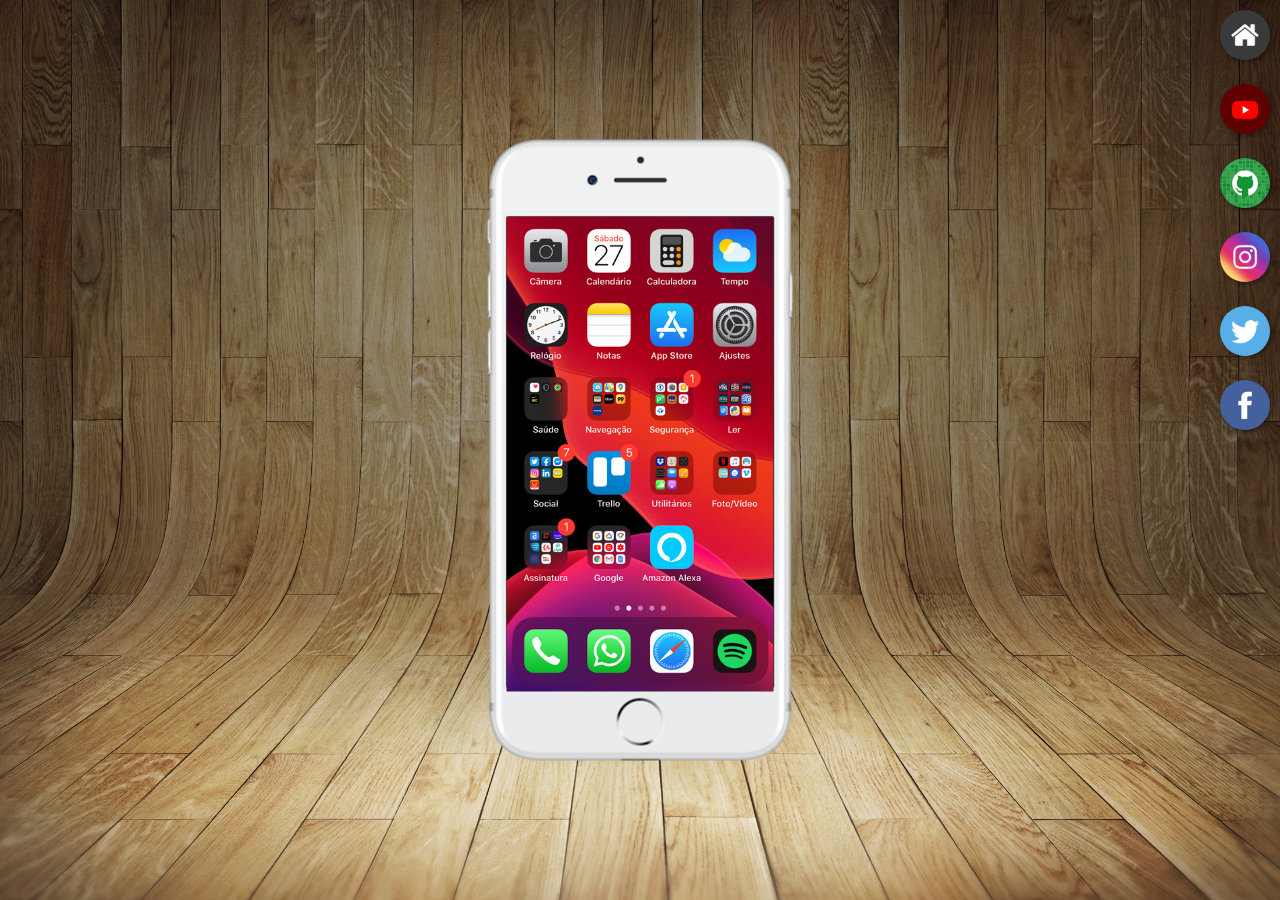
<file: index.html>
<!DOCTYPE html>
<html lang="pt-br">
<head>
    <meta charset="UTF-8">
    <meta http-equiv="X-UA-Compatible" content="IE=edge">
    <meta name="viewport" content="width=device-width, initial-scale=1.0">
    <title>Social Media</title>
    <link rel="shortcut icon" href="imagens/favicon.ico" type="image/x-icon">
    <link rel="stylesheet" href="style.css">
</head>
<body>
    <main>
        <section id="phone">
            <iframe src="home.html" name="screen" id="screen" frameborder="0">
                Seu navegador não é compativel com a nossa pagina.
            </iframe>
        </section>

        <section id="social-media">
            <a href="home.html" target="screen"> <img src="imagens/logo-home.jpg" alt="home"></a> <br>
            <a href="youtube.html" target="screen"> <img src="imagens/logo-youtube.jpg" alt="youtube"></a> <br>
            <a href="github.html" target="screen"> <img src="imagens/logo-github.jpg" alt="github"></a> <br>
            <a href="instagram.html" target="screen"> <img src="imagens/logo-instagram.jpg" alt="instagram"></a> <br>
            <a href="twitter.html" target="screen"> <img src="imagens/logo-twitter.jpg" alt="twitter"></a> <br>
            <a href="facebook.html" target="screen"> <img src="imagens/logo-facebook.jpg" alt=""></a> <br>
        </section>
    </main>
    
</body>
</html>
</file>
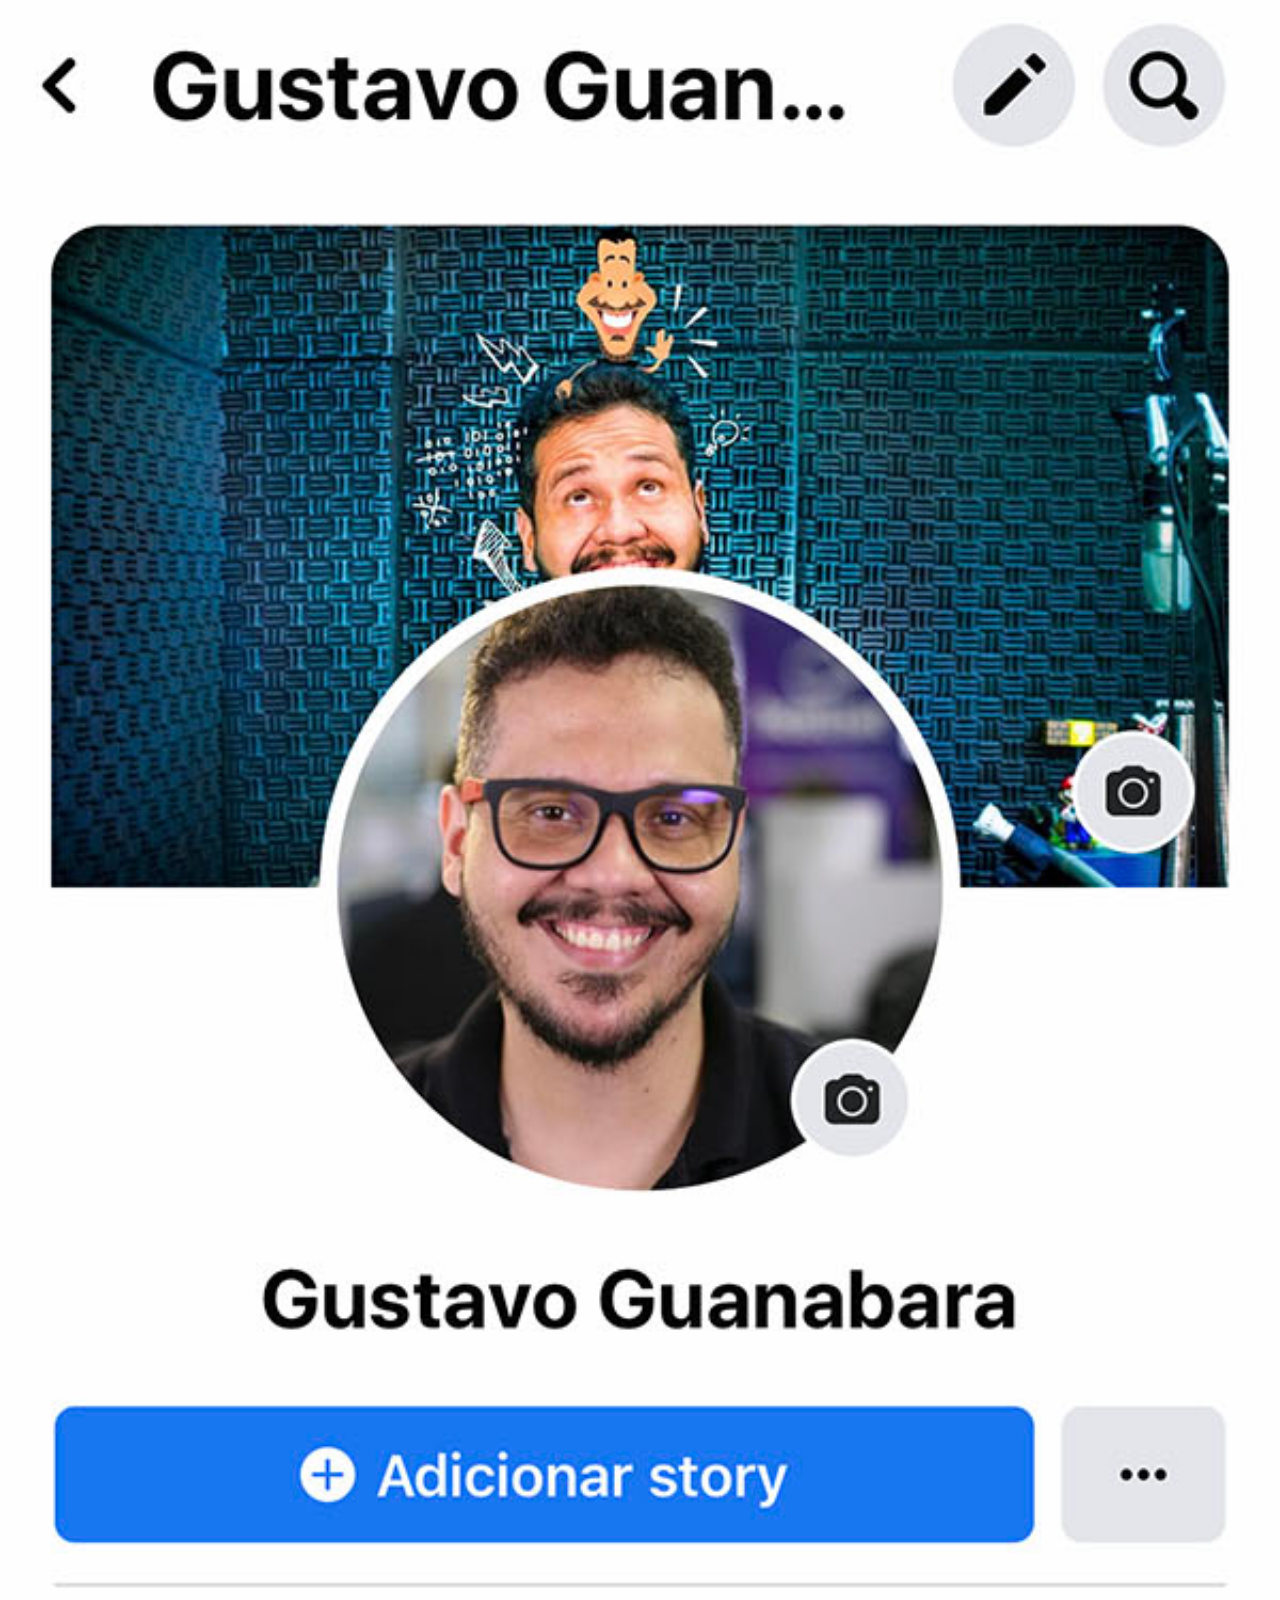
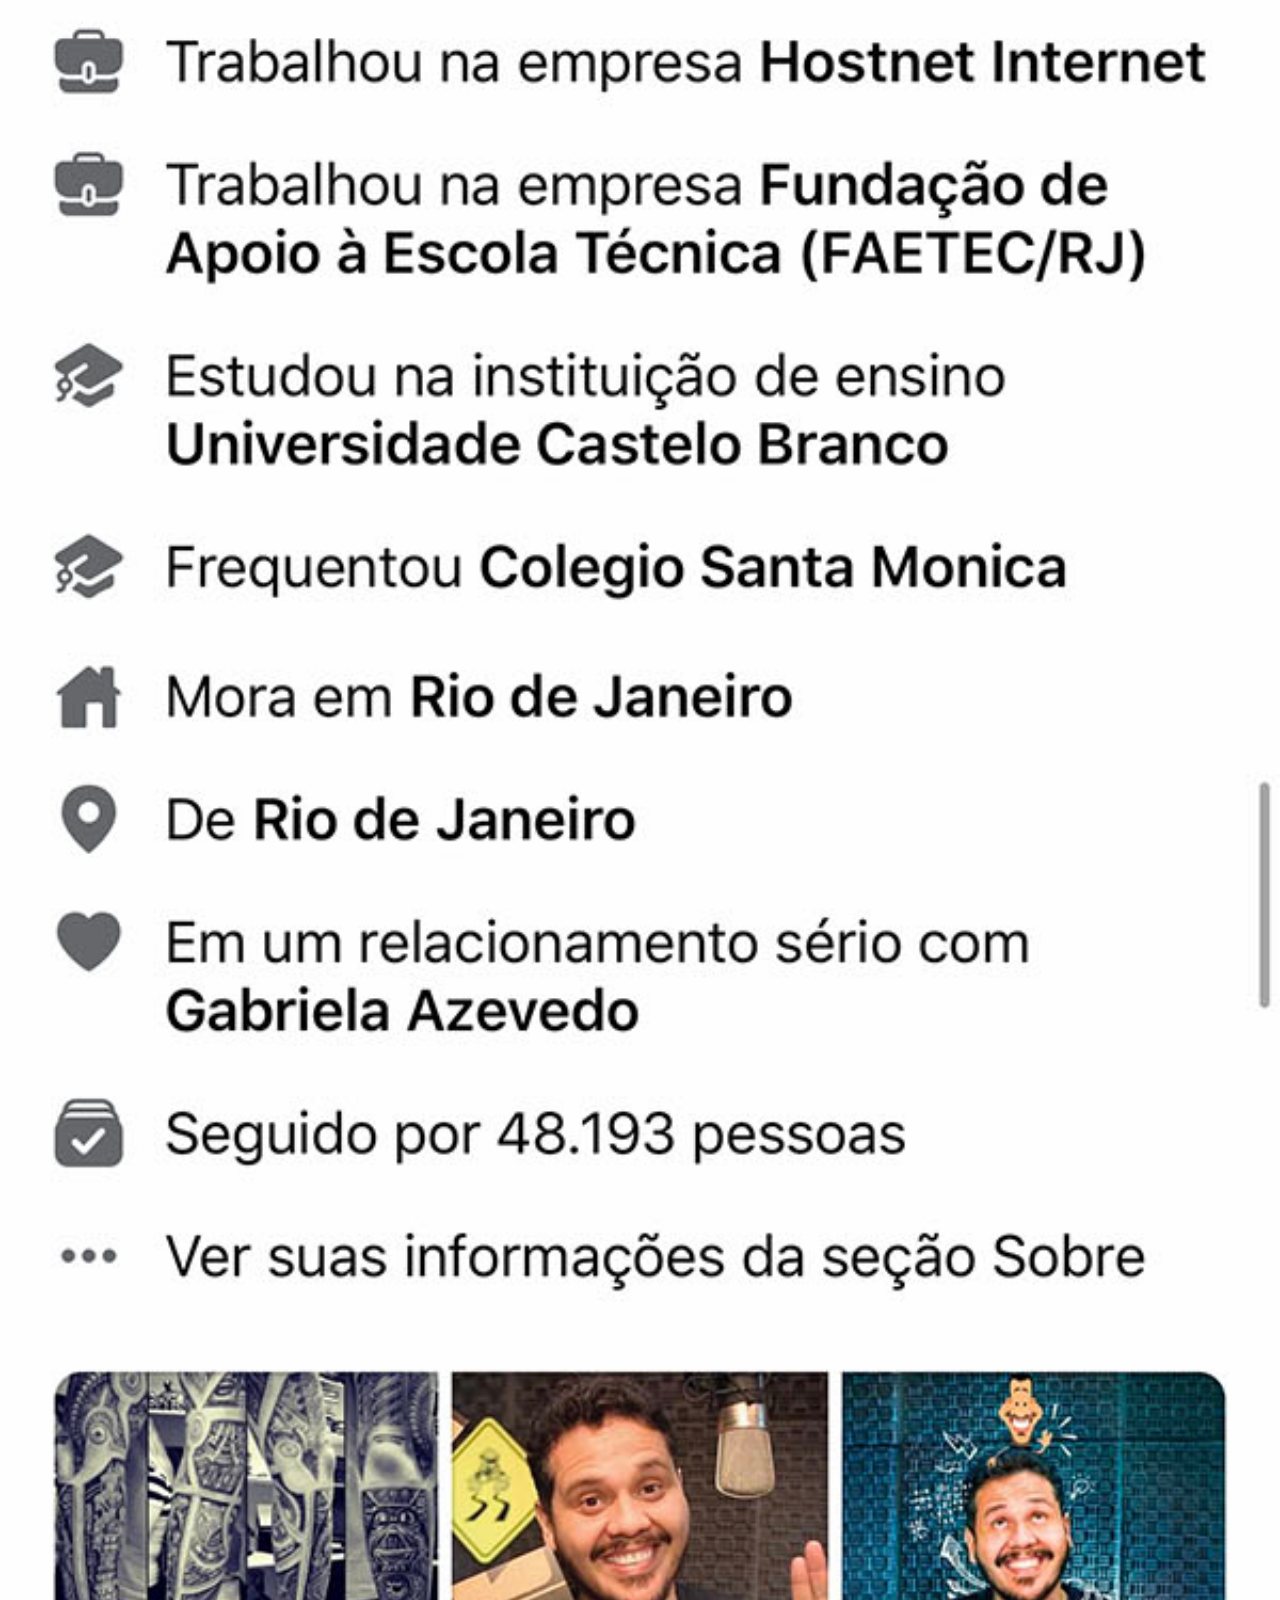
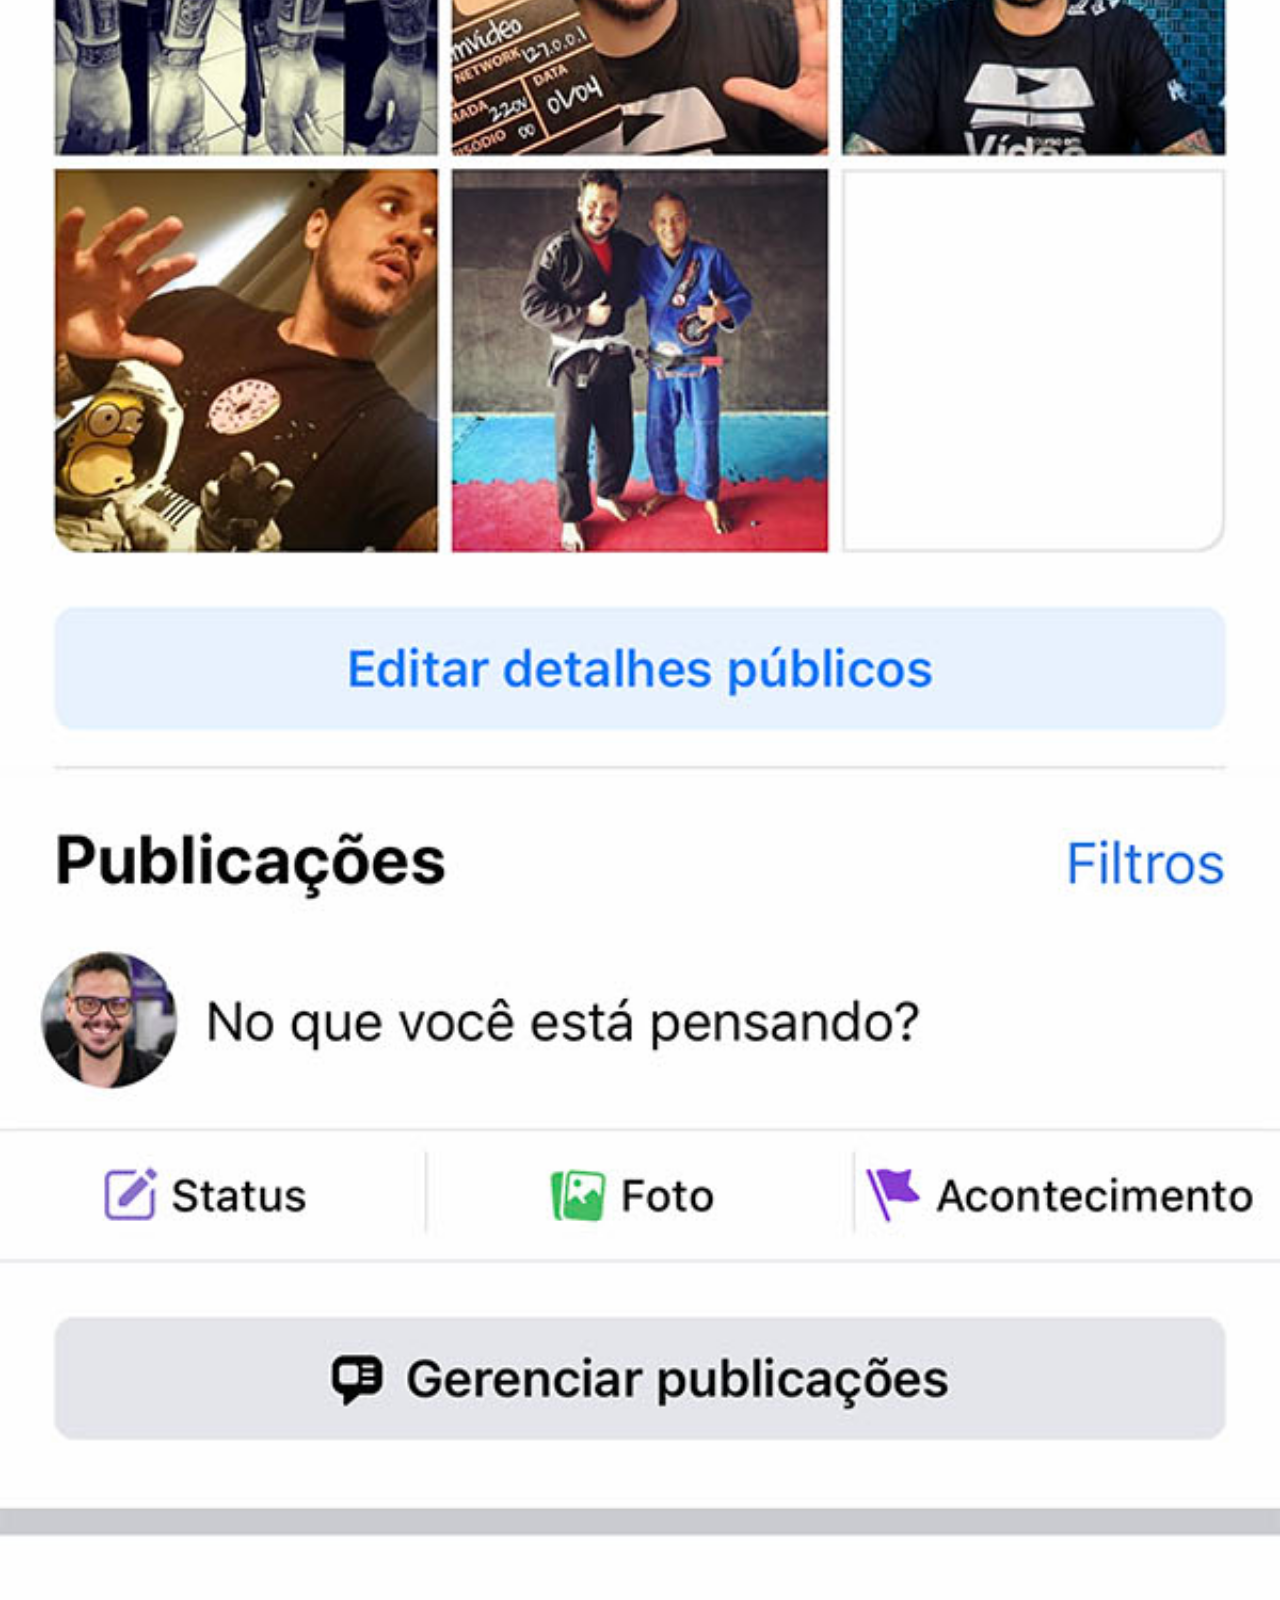
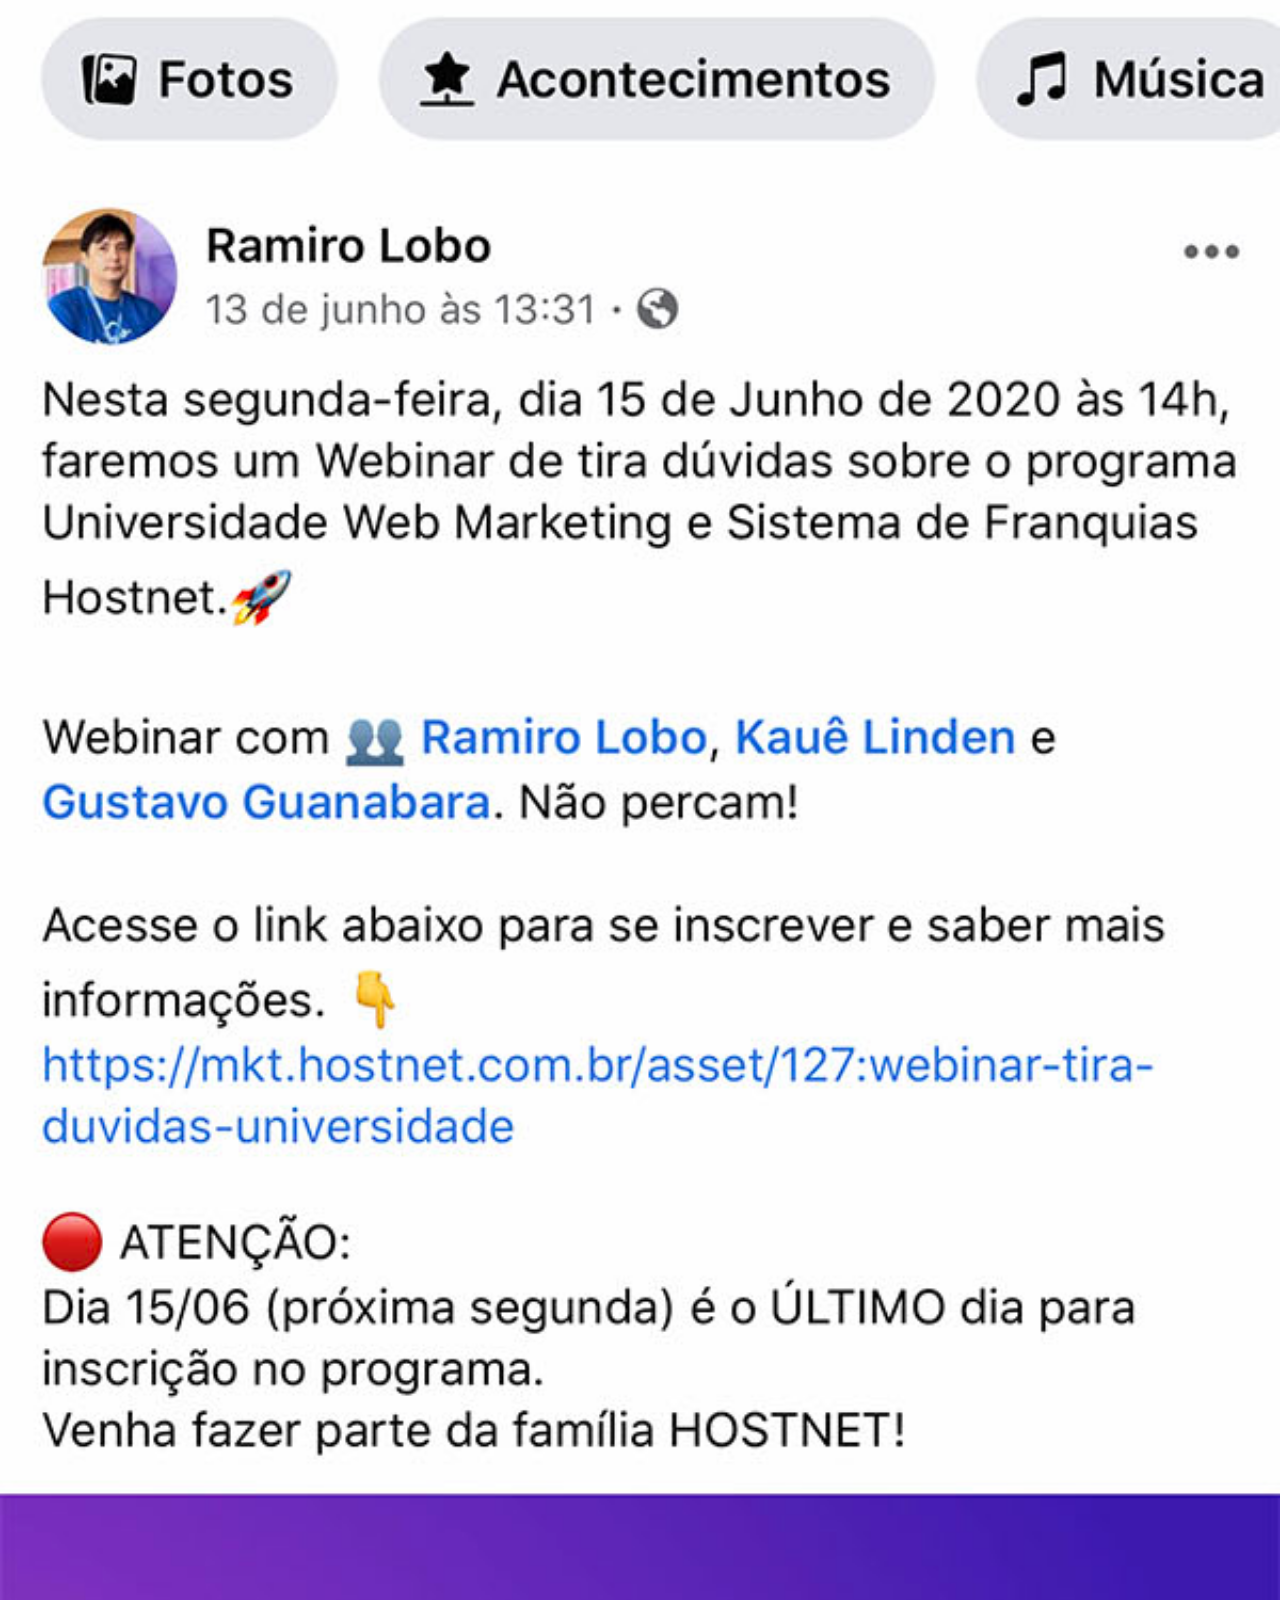
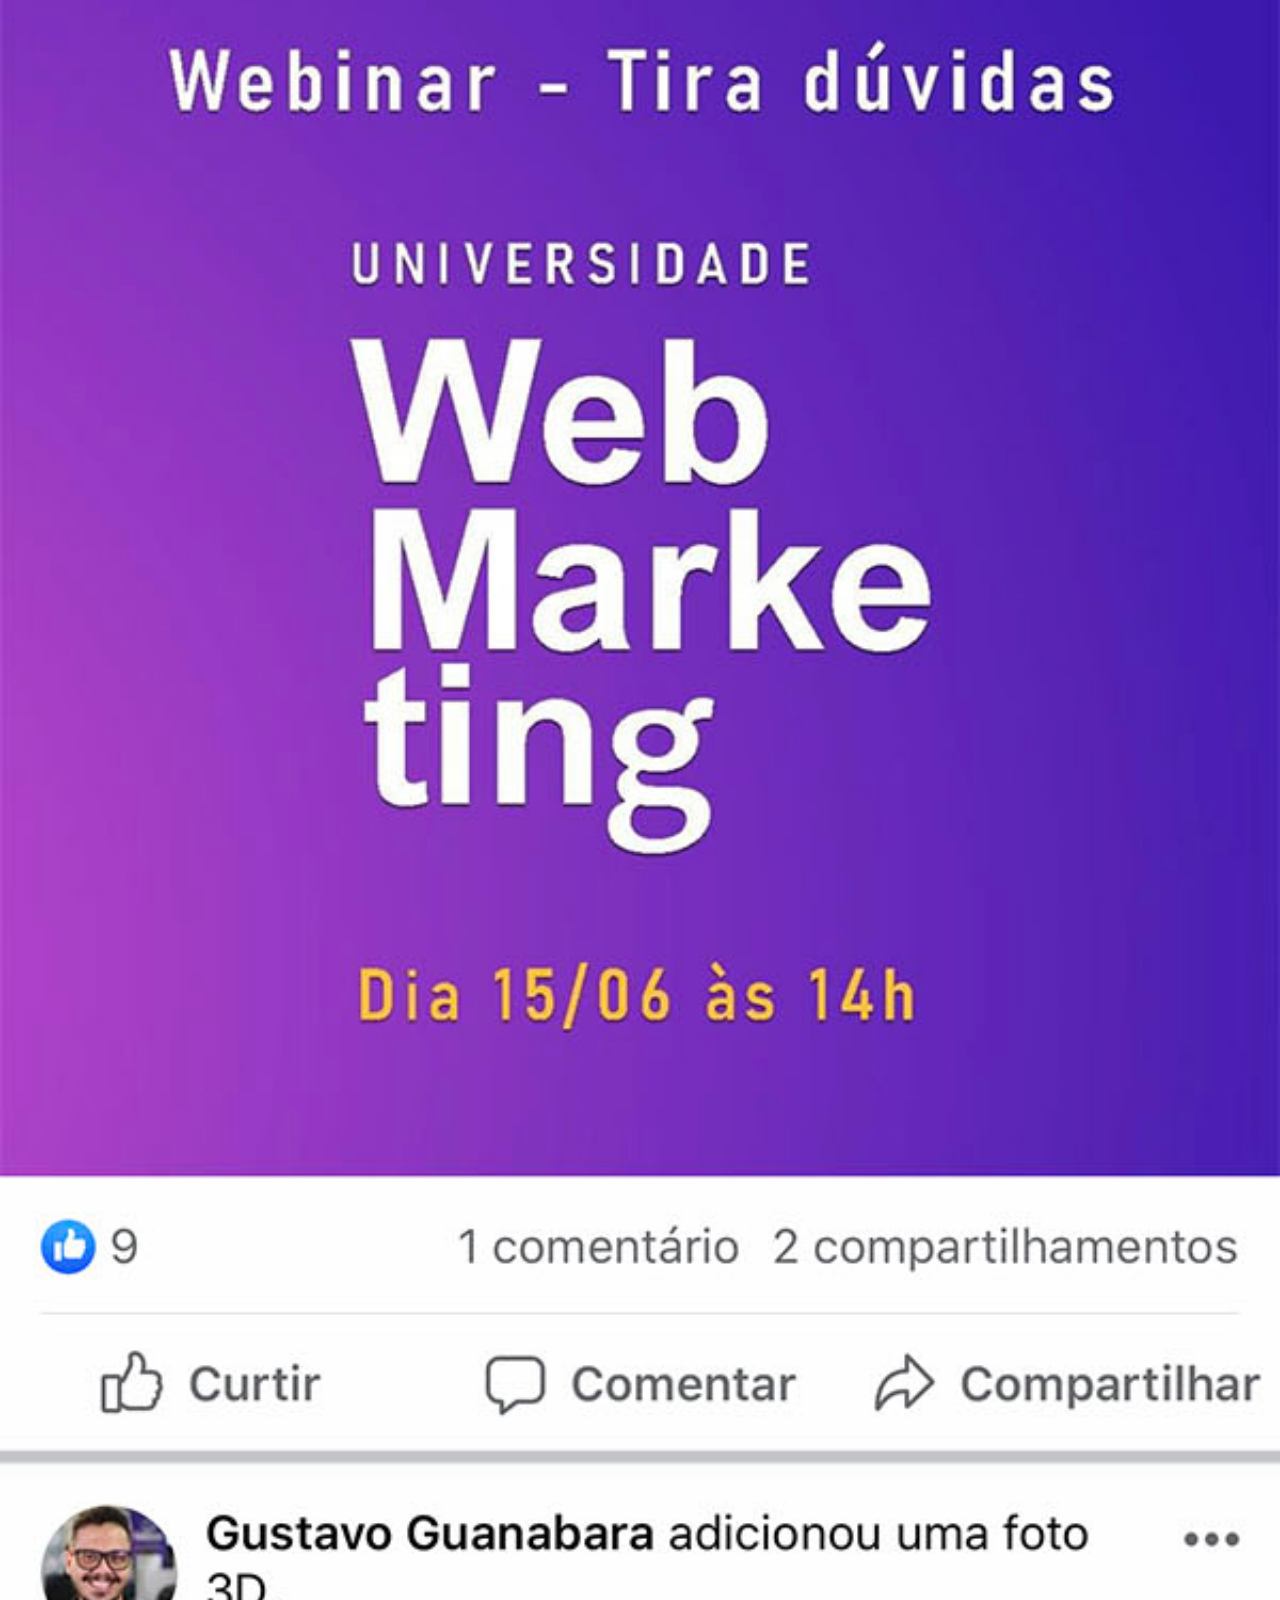
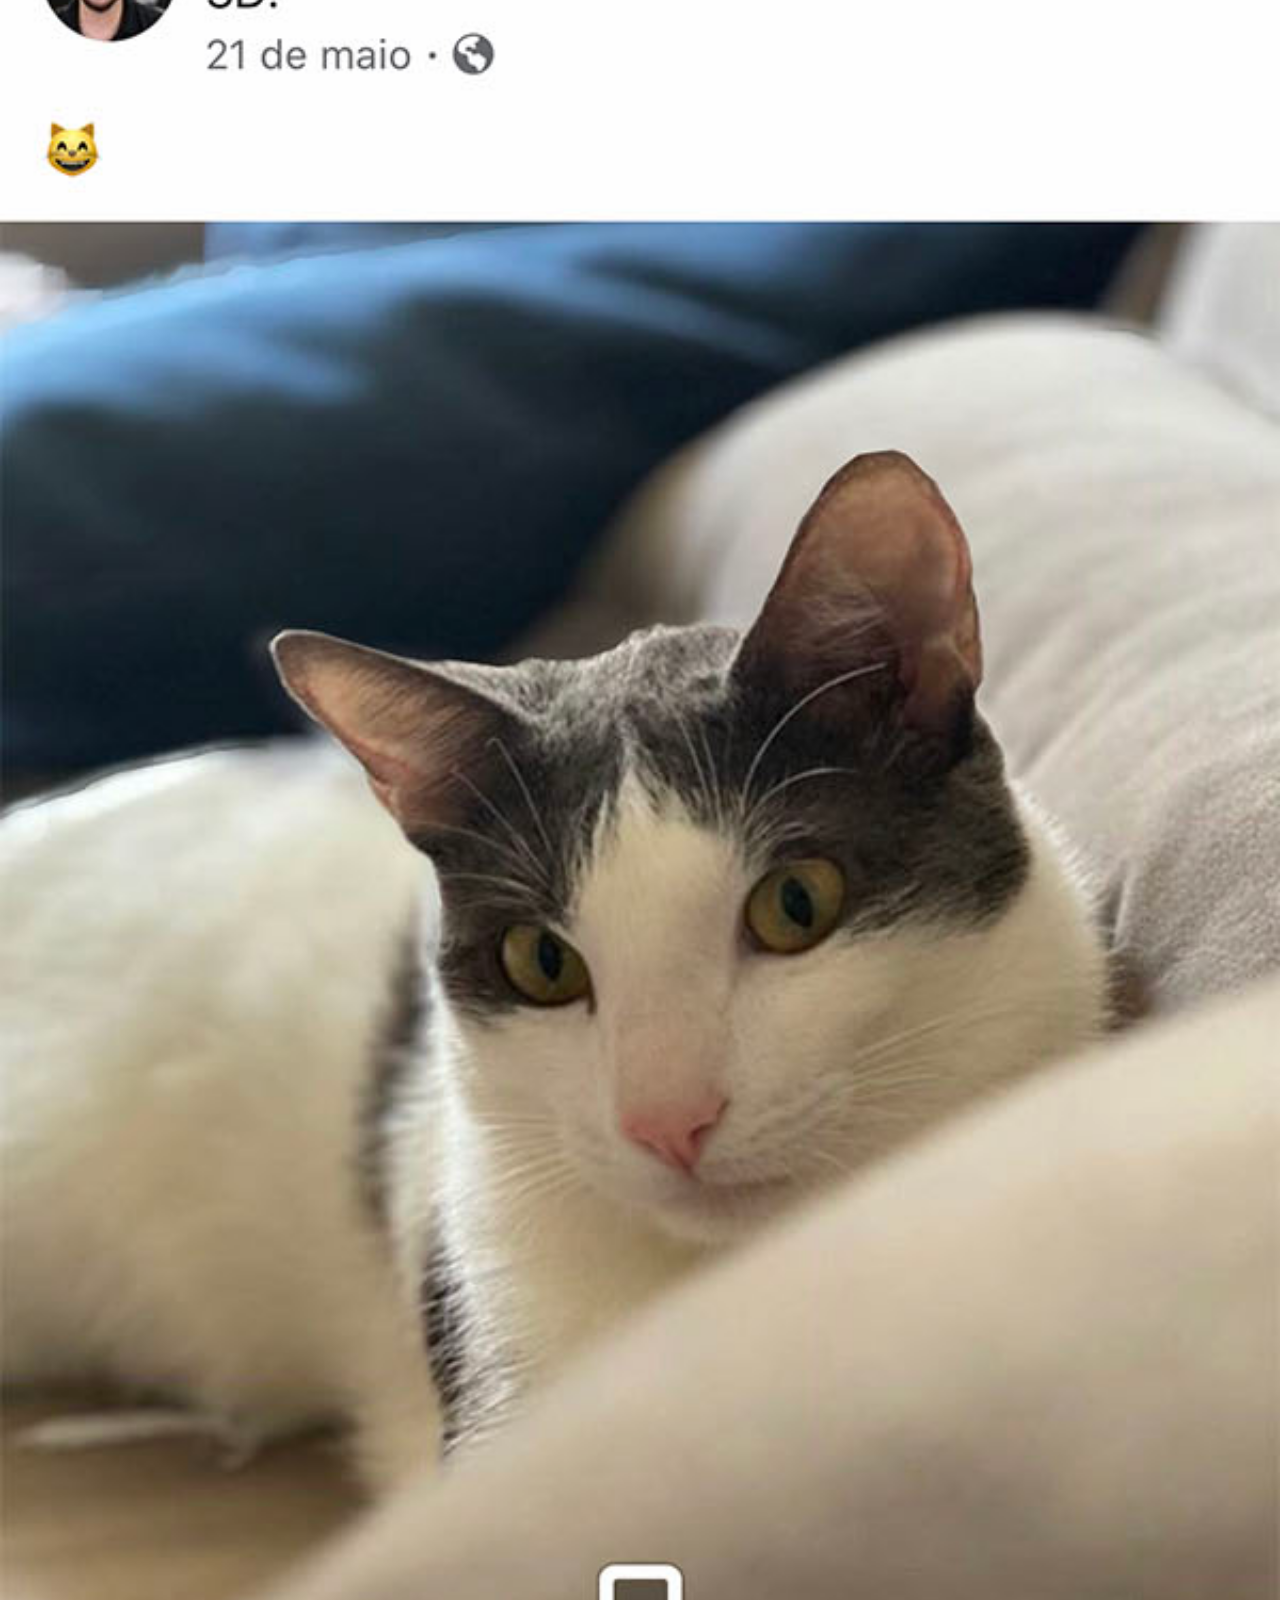
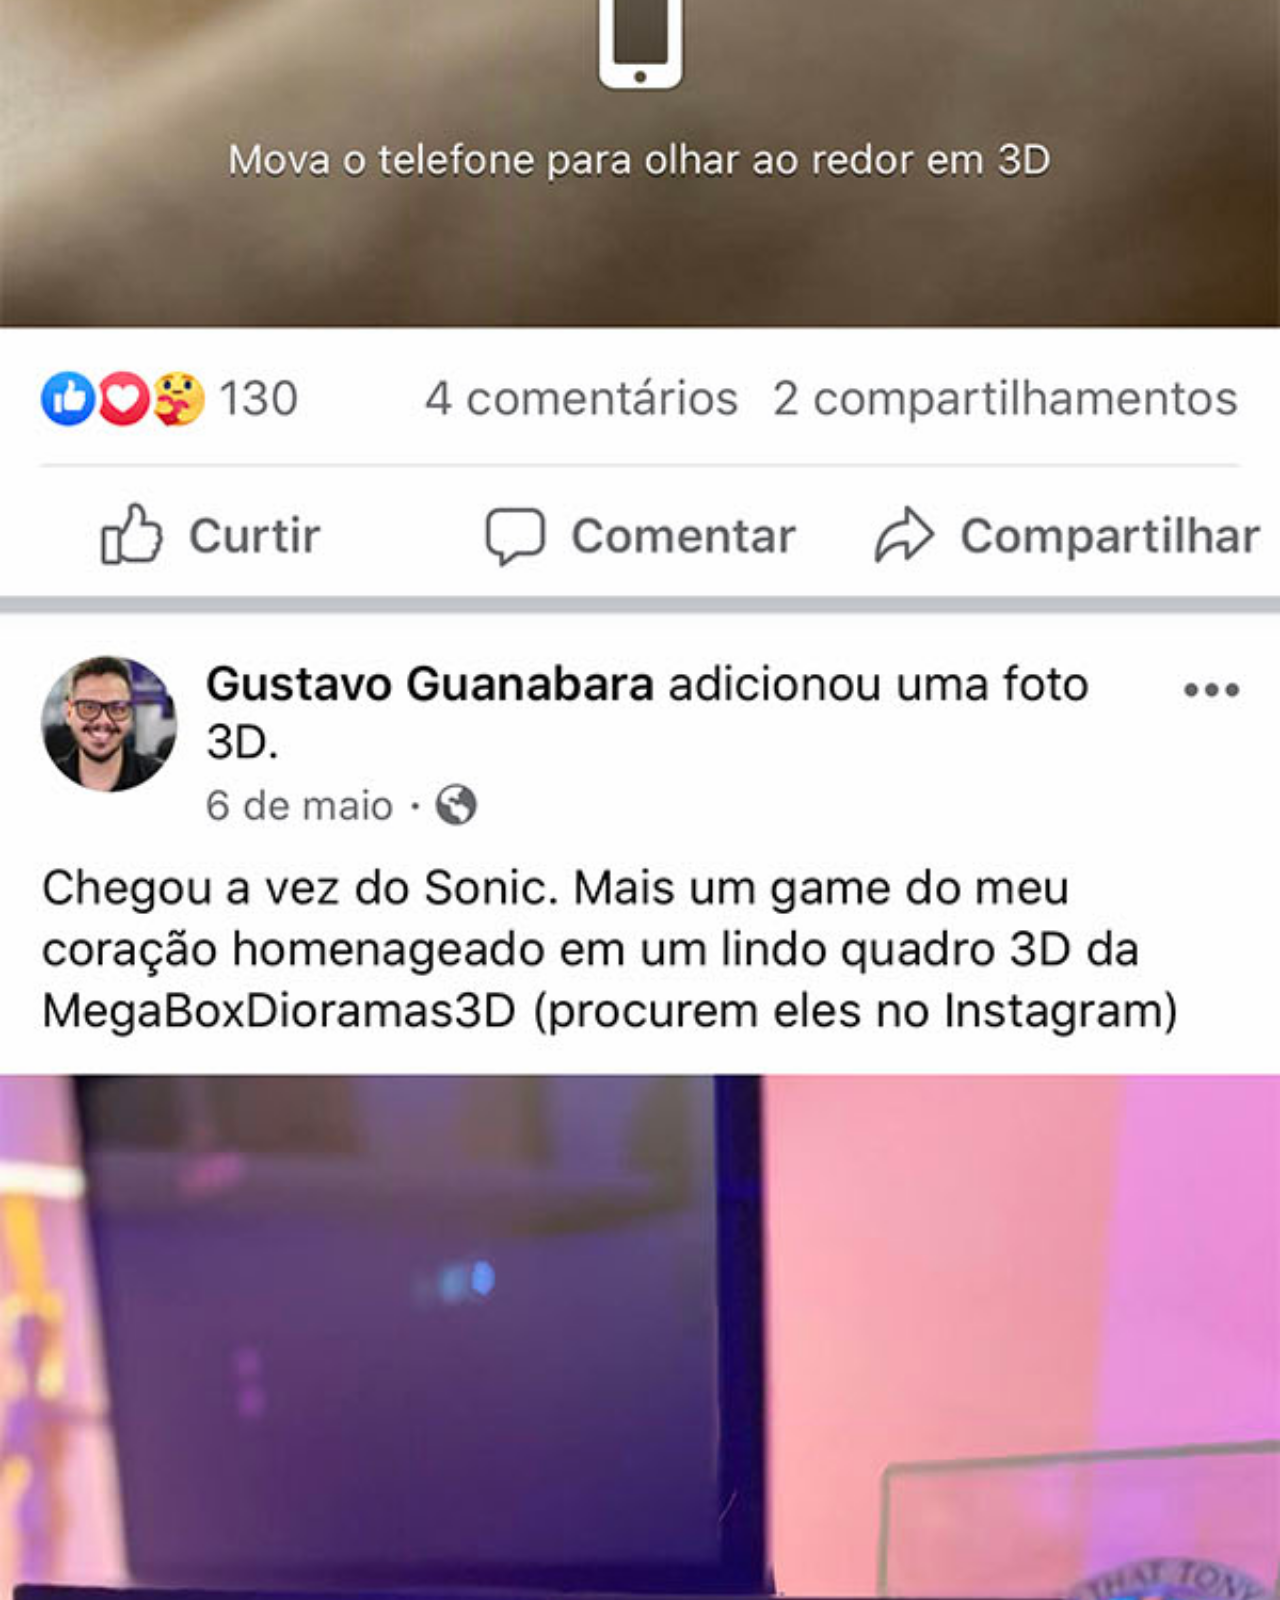
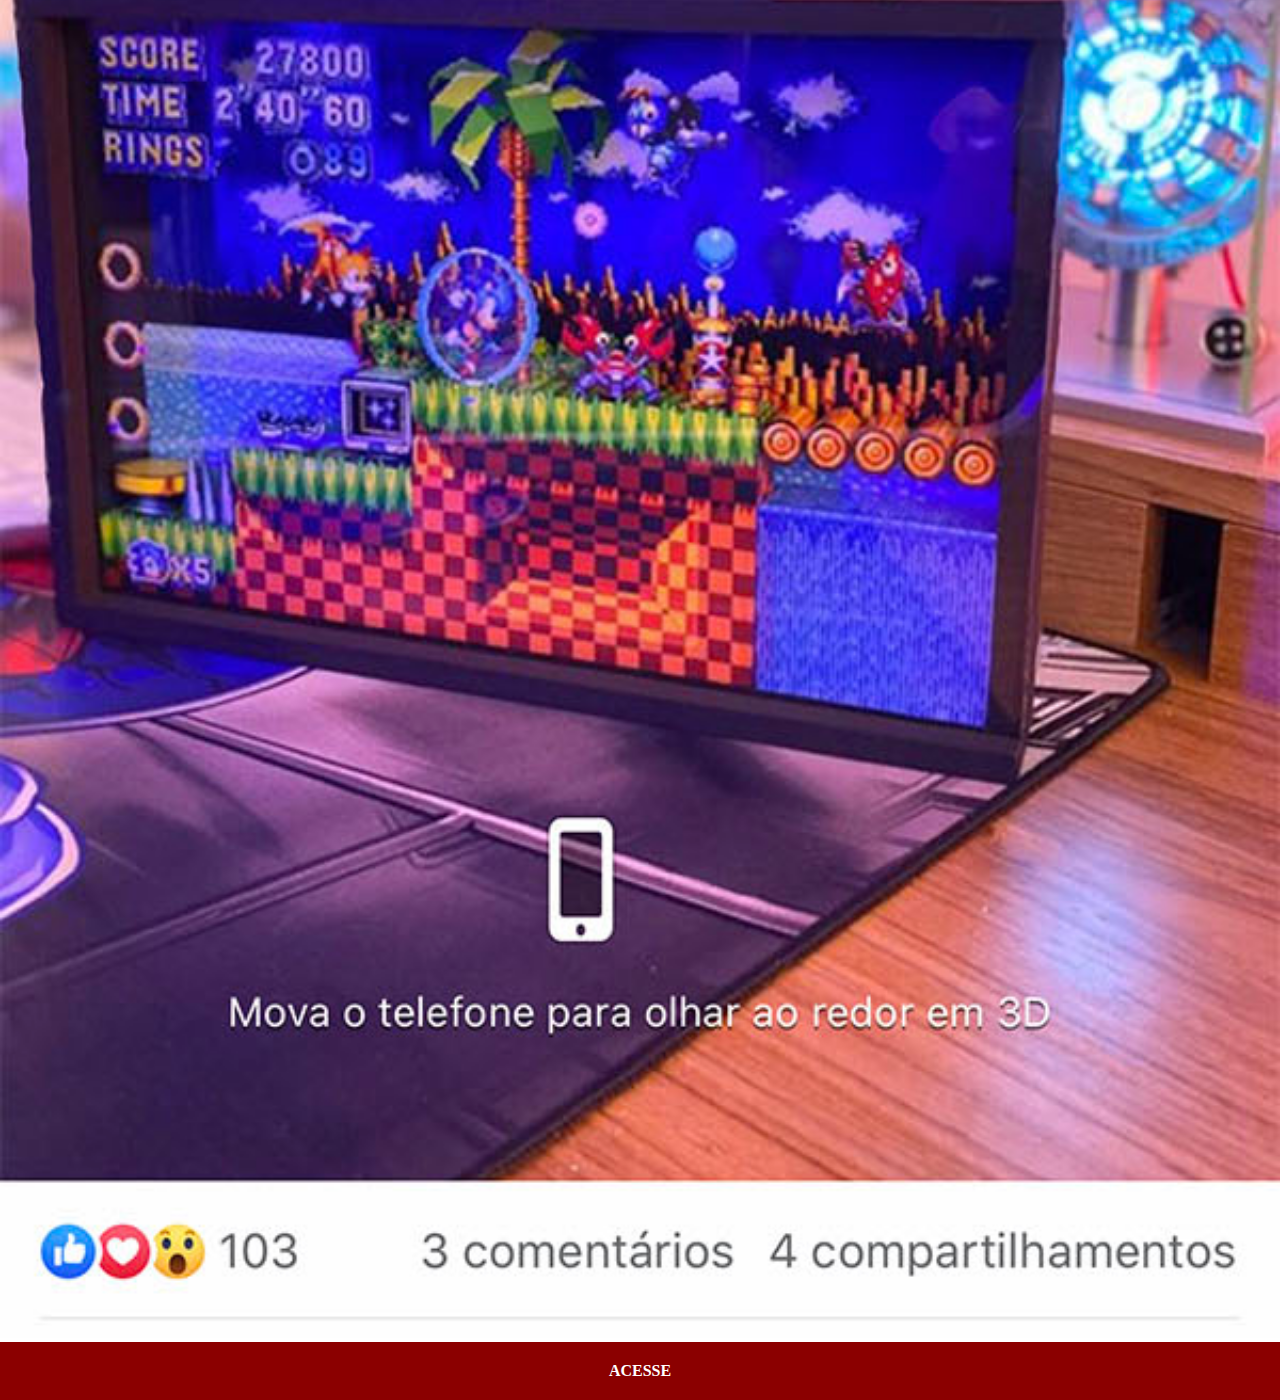
<file: facebook.html>
<!DOCTYPE html>
<html lang="pt-br">
<head>
    <meta charset="UTF-8">
    <meta http-equiv="X-UA-Compatible" content="IE=edge">
    <meta name="viewport" content="width=device-width, initial-scale=1.0">
    <title>Facebook</title>
    <link rel="stylesheet" href="social.css">
</head>
    <body>
        <img src="imagens/tela-facebook.jpg" alt="facebook">
        <a href="https://www.facebook.com/gustavoguanabara" target="_blank">ACESSE</a>
    </body>
</html>
</file>
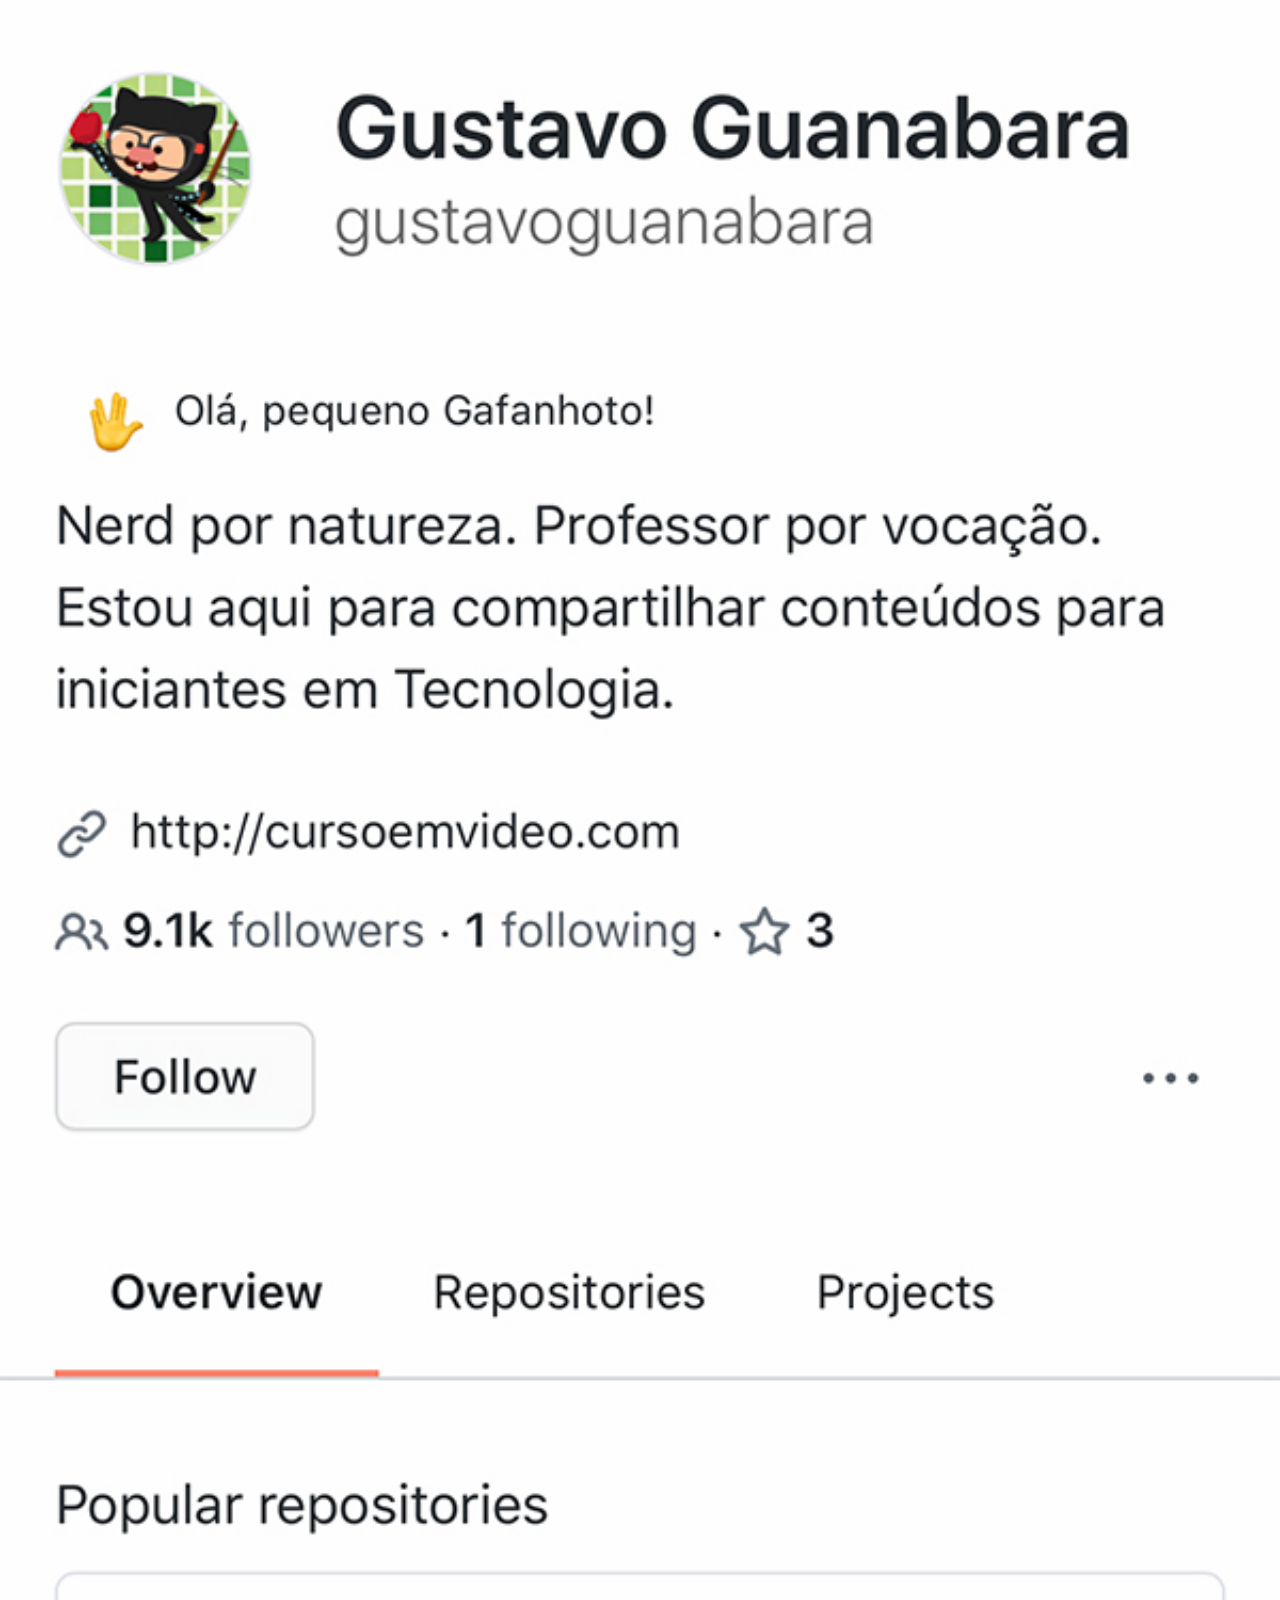
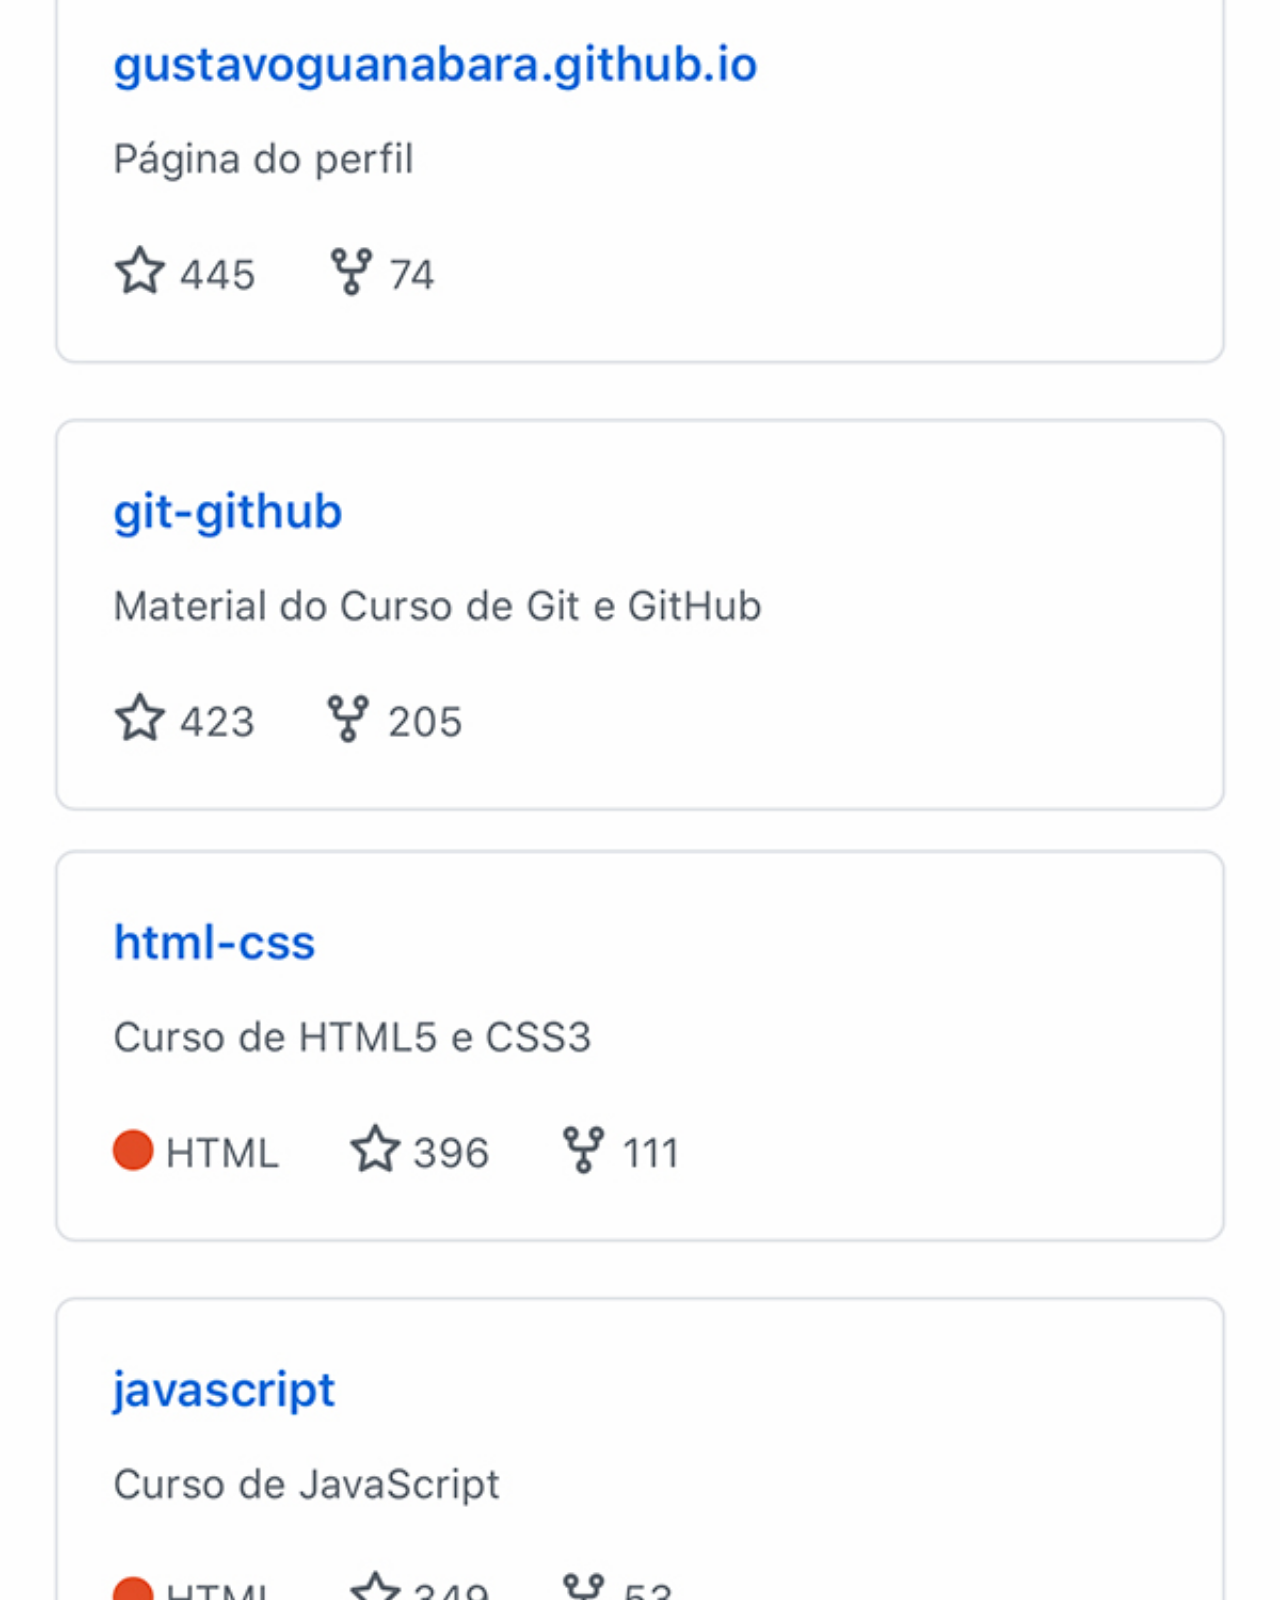
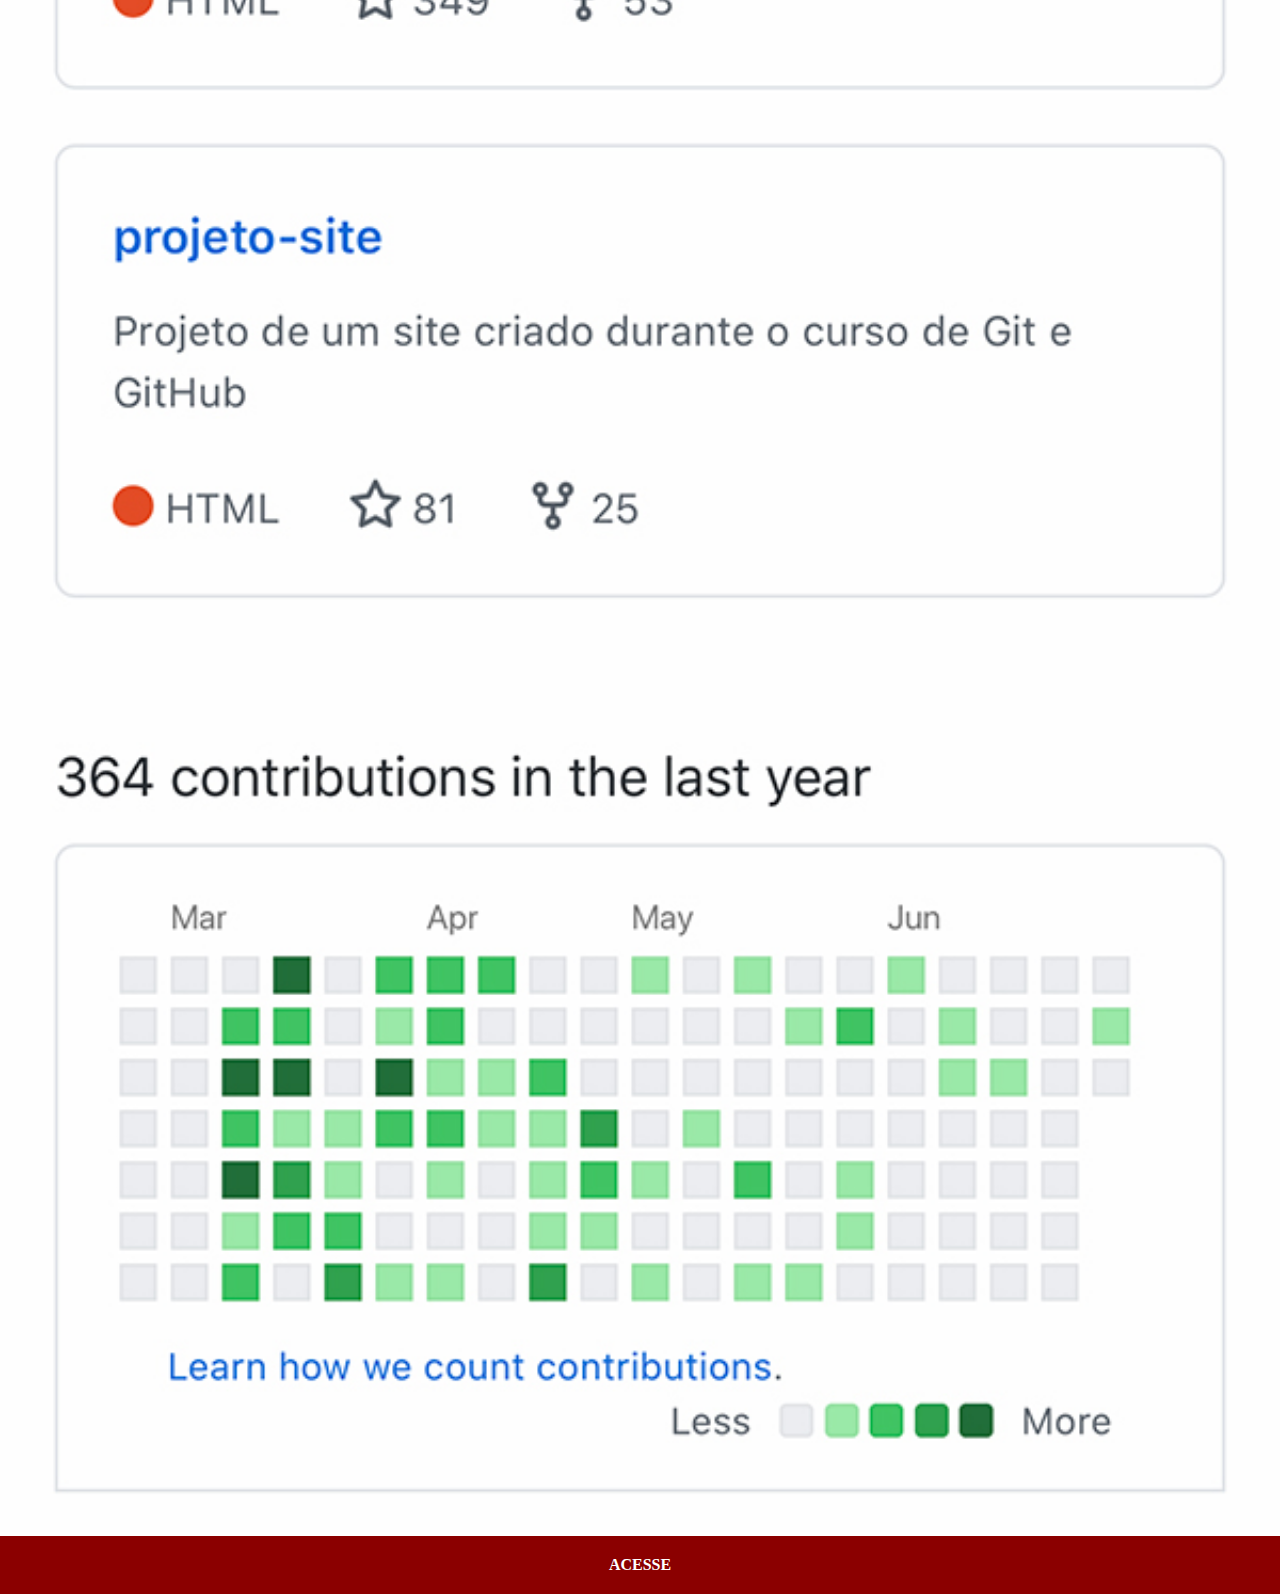
<file: github.html>
<!DOCTYPE html>
<html lang="pt-br">
<head>
    <meta charset="UTF-8">
    <meta http-equiv="X-UA-Compatible" content="IE=edge">
    <meta name="viewport" content="width=device-width, initial-scale=1.0">
    <title>GitHub</title>
    <link rel="stylesheet" href="social.css">
</head>
    <body>
        <img src="imagens/tela-github.jpg" alt="github">
        <a href="https://github.com/gustavoguanabara" target="_blank">ACESSE</a>
    </body>
</html>
</file>
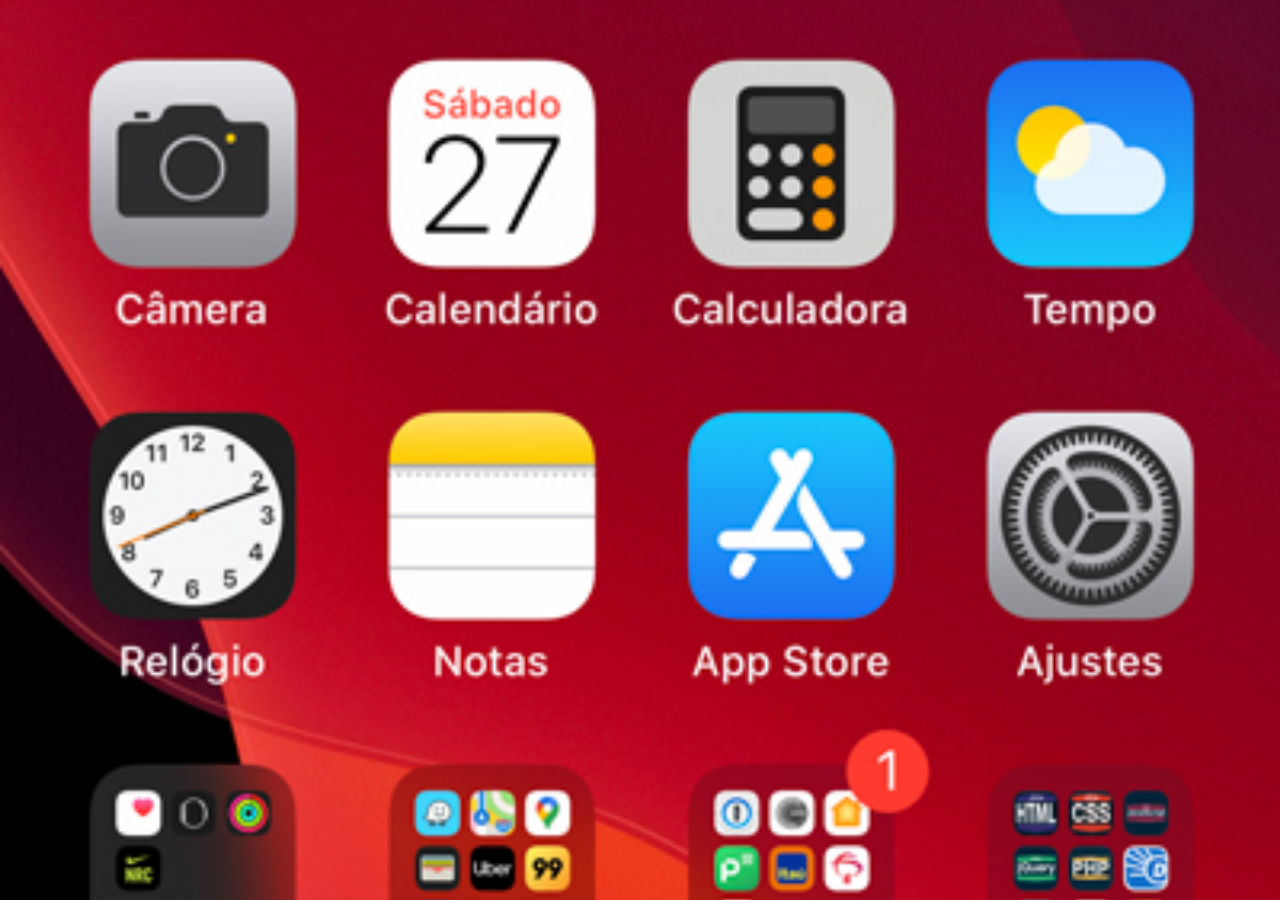
<file: home.html>
<!DOCTYPE html>
<html lang="pt-br">
<head>
    <meta charset="UTF-8">
    <meta http-equiv="X-UA-Compatible" content="IE=edge">
    <meta name="viewport" content="width=device-width, initial-scale=1.0">
    <title>Home</title>
    <style>
        *{
            padding: 0px;
            margin: 0px;
        }

        body {
           width: 100vw;
           height: 100vh;
           background: black url(imagens/tela-home.jpg) no-repeat top center;
           background-size: cover; 
        } 
    </style>
</head>
<body>
    
</body>
</html>
</file>
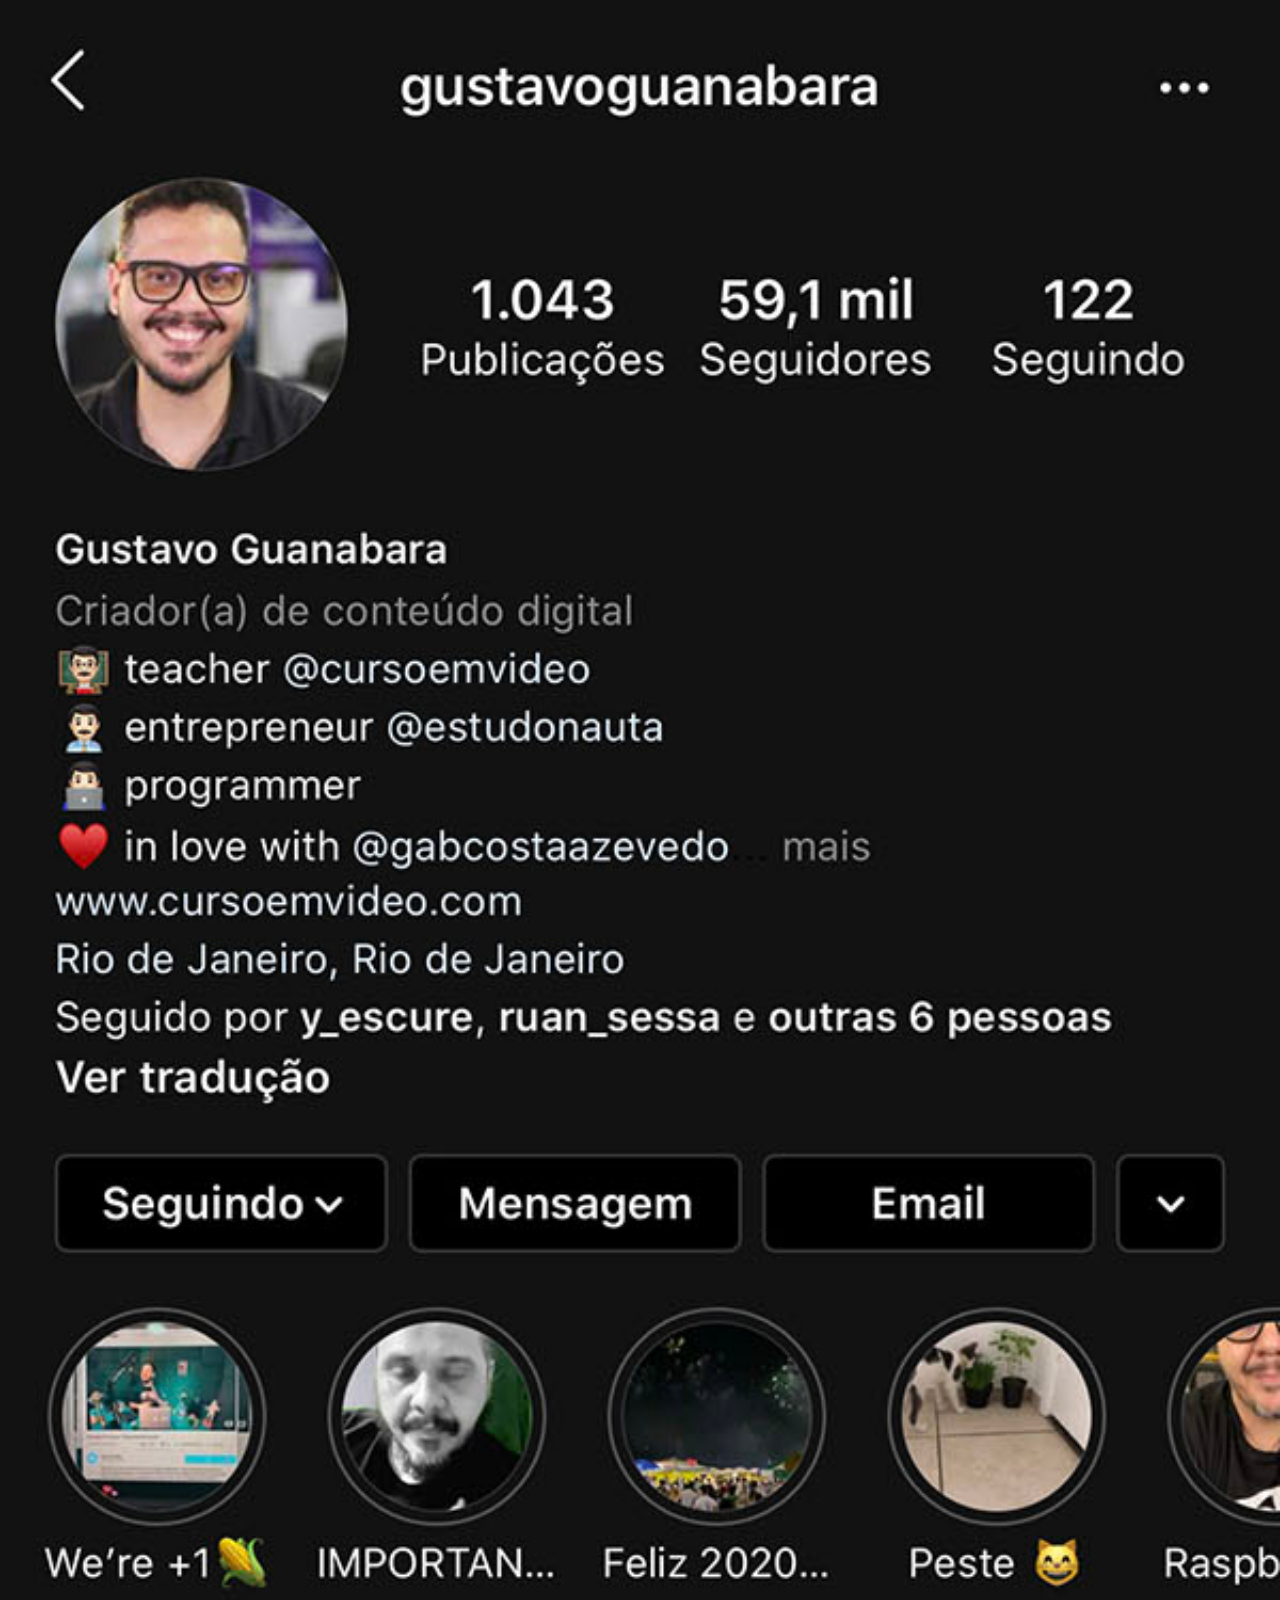
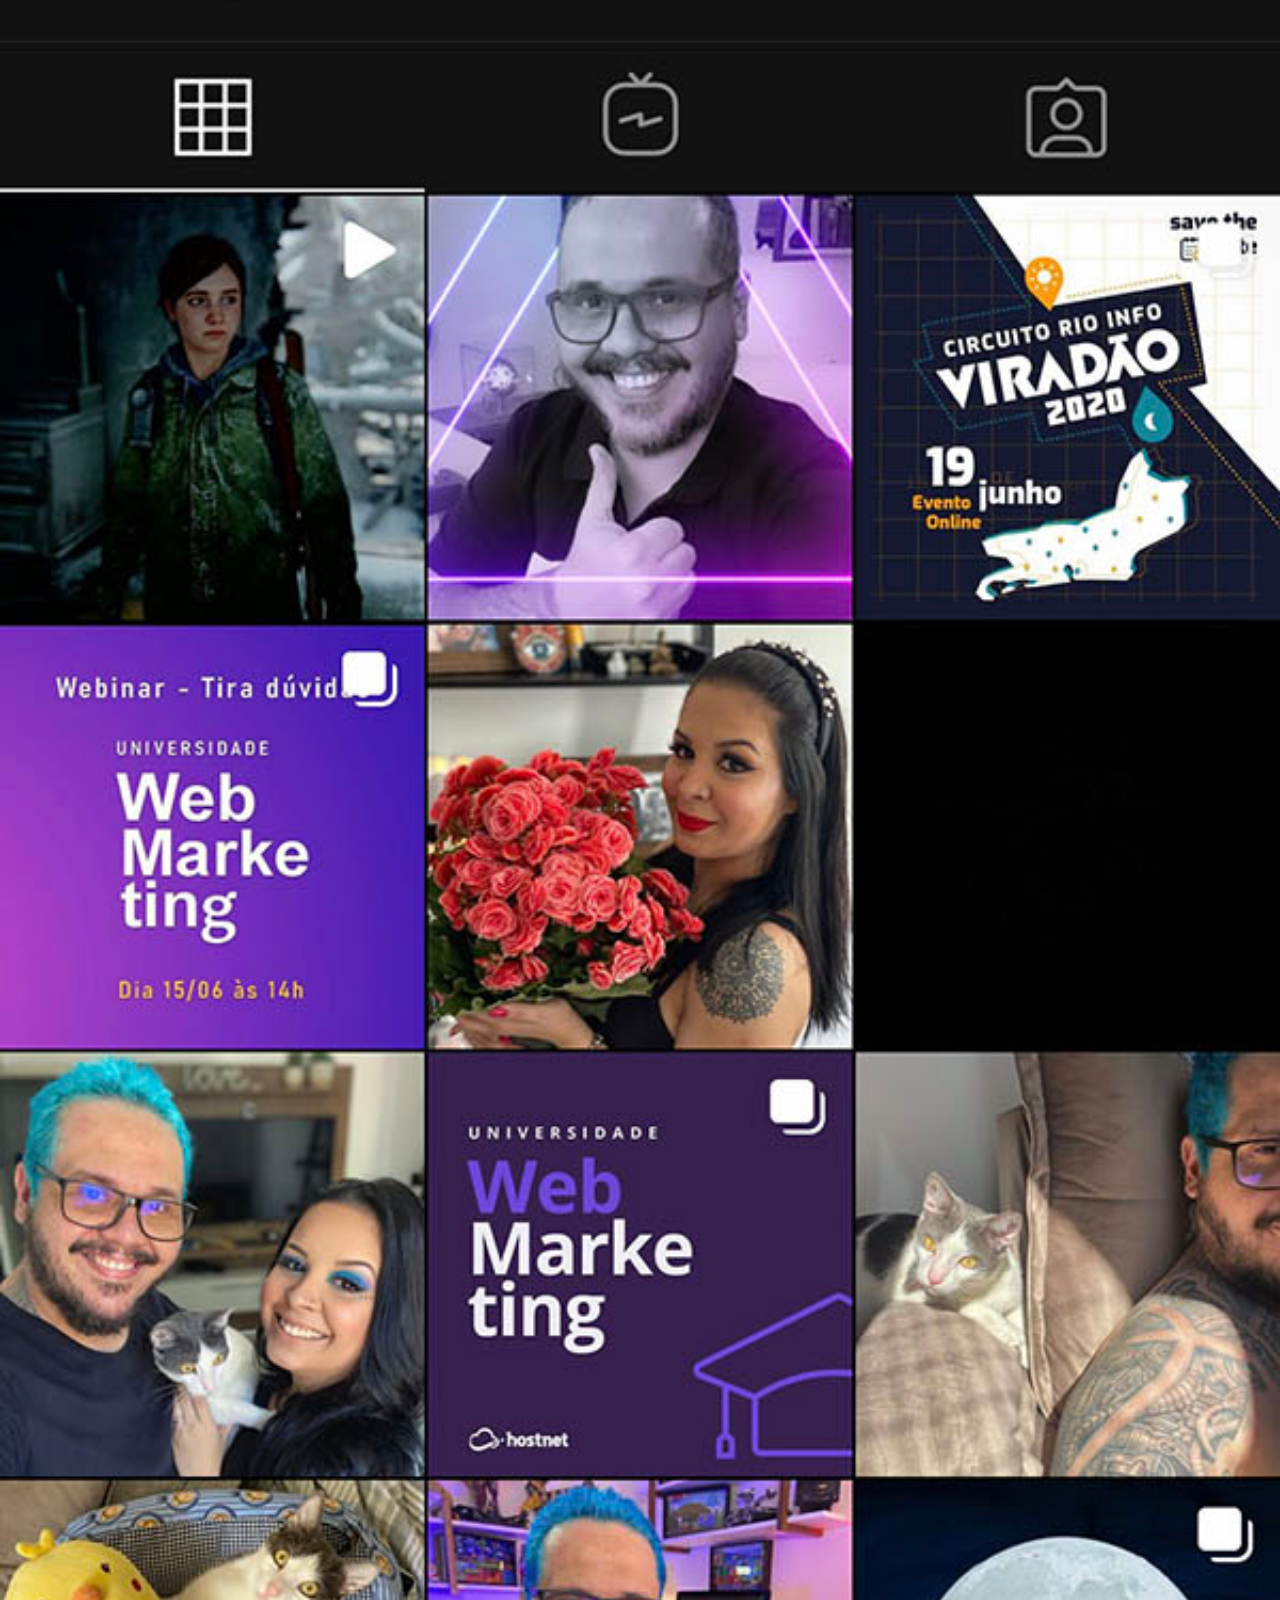
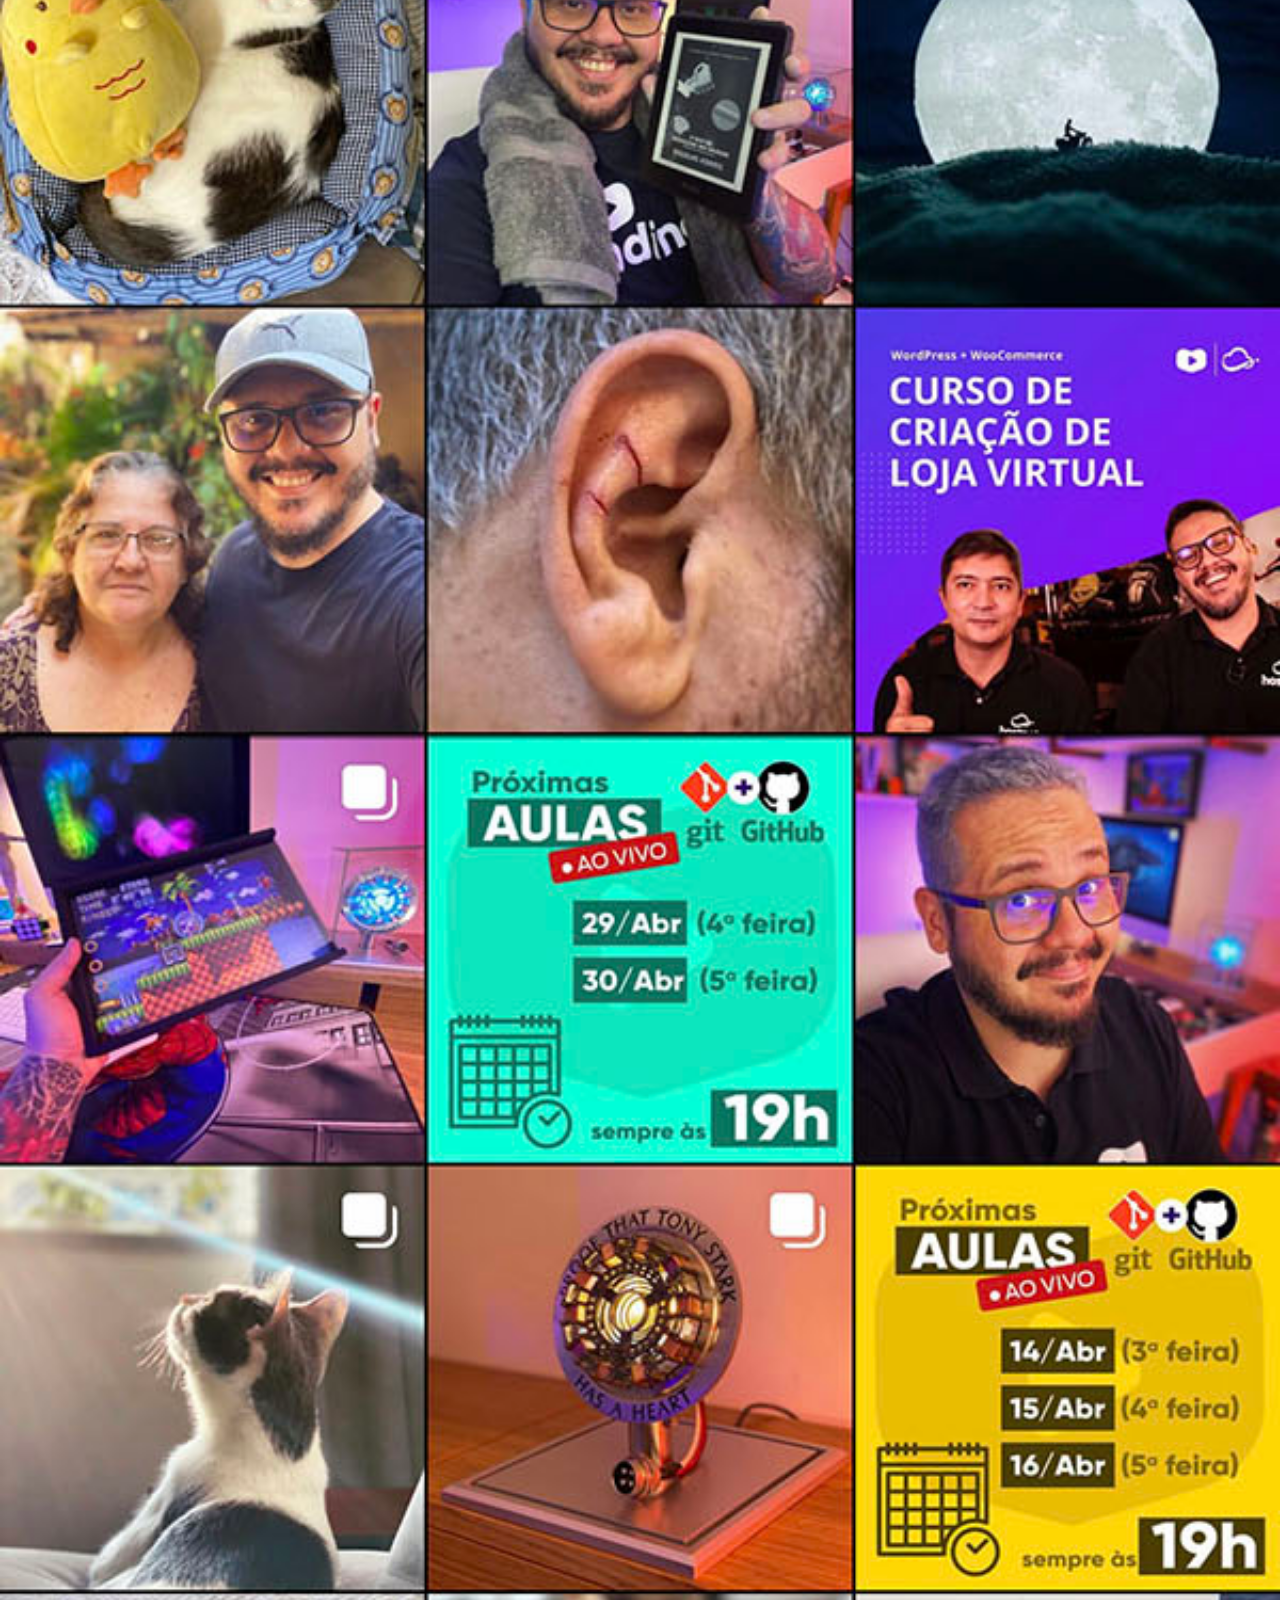
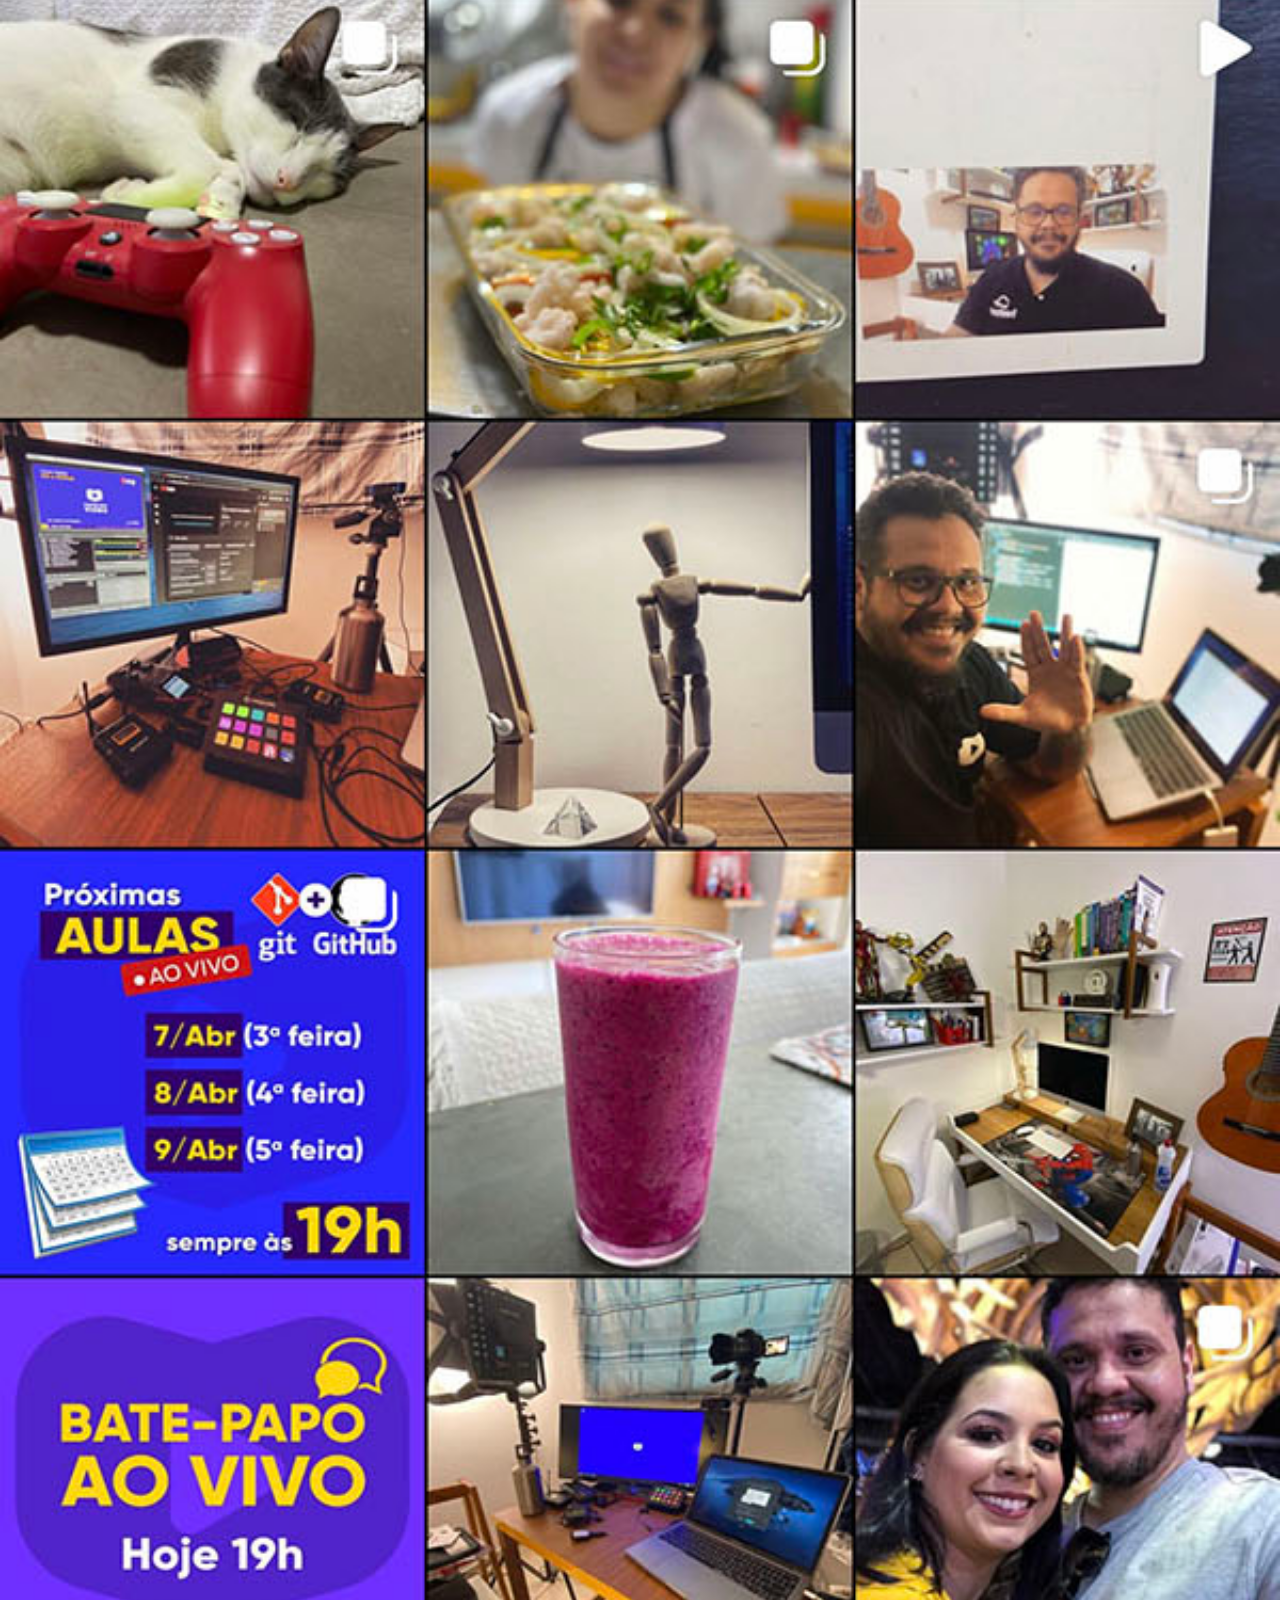
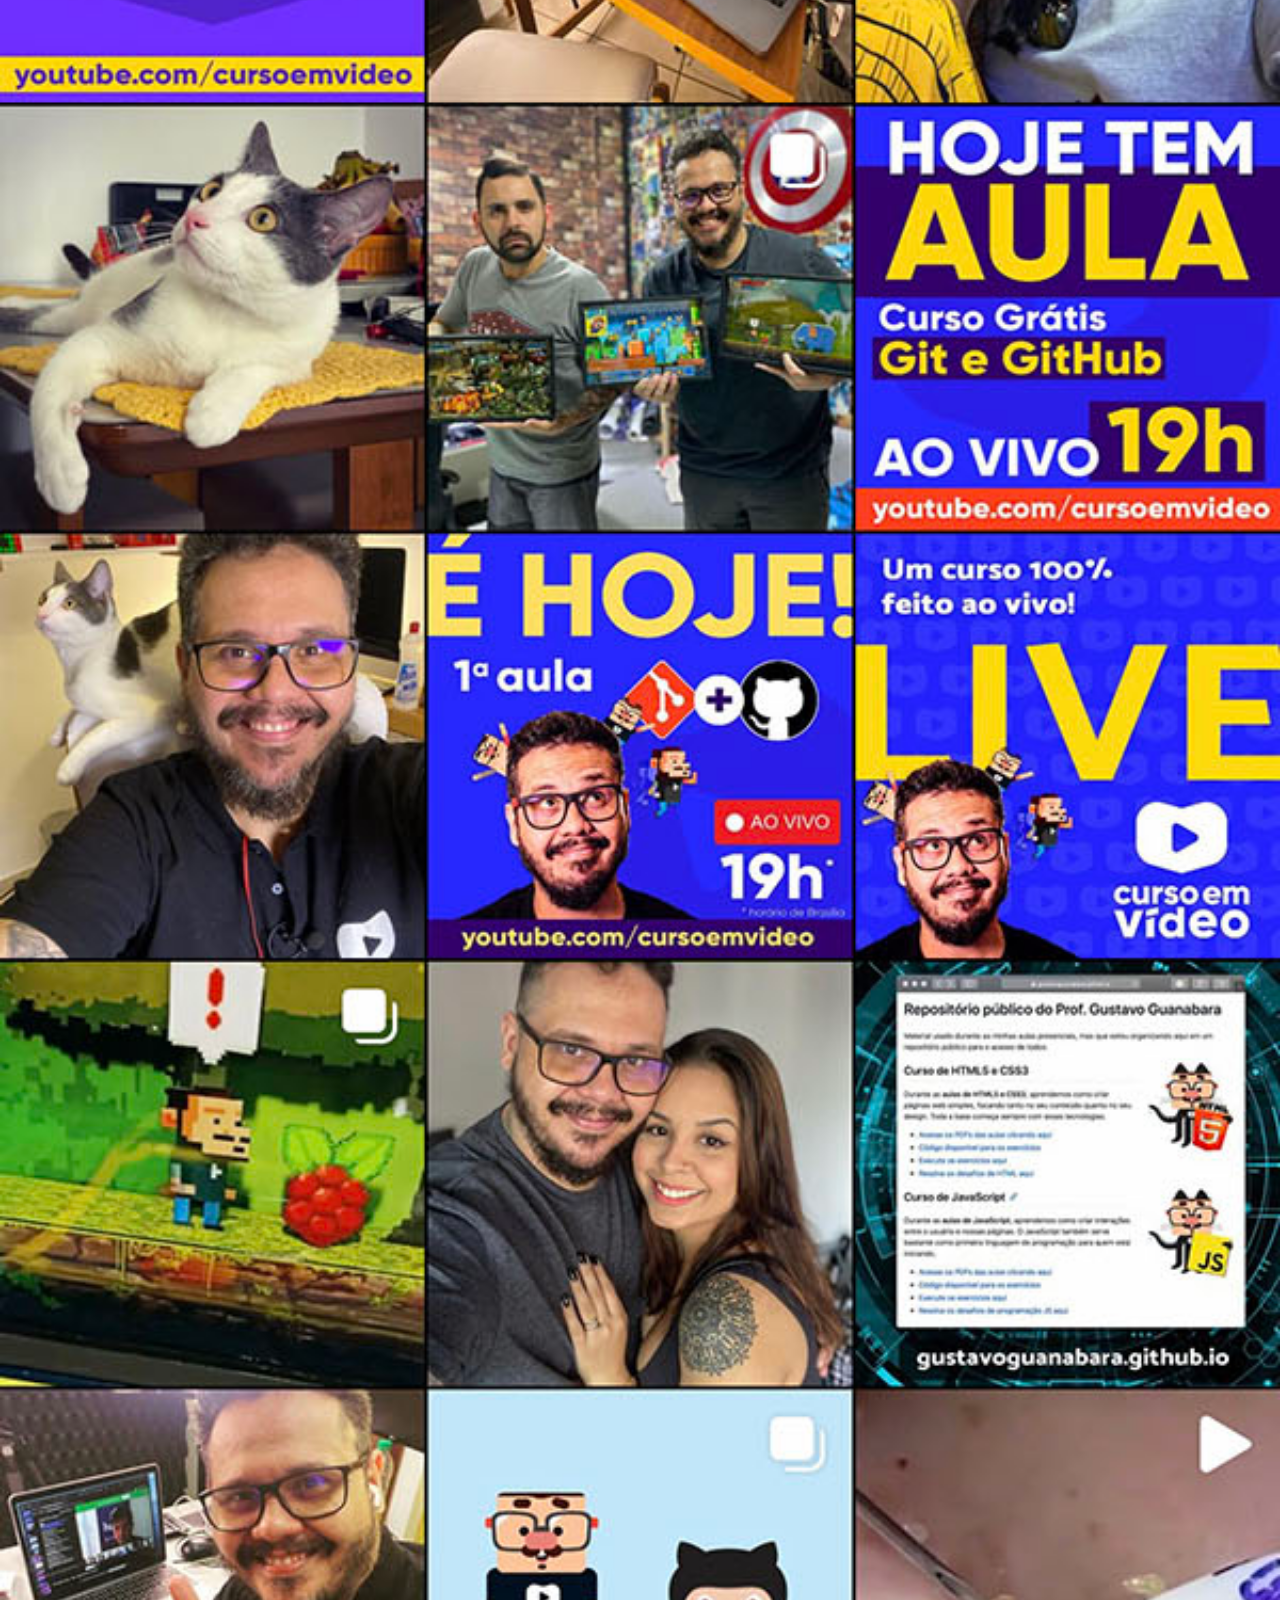
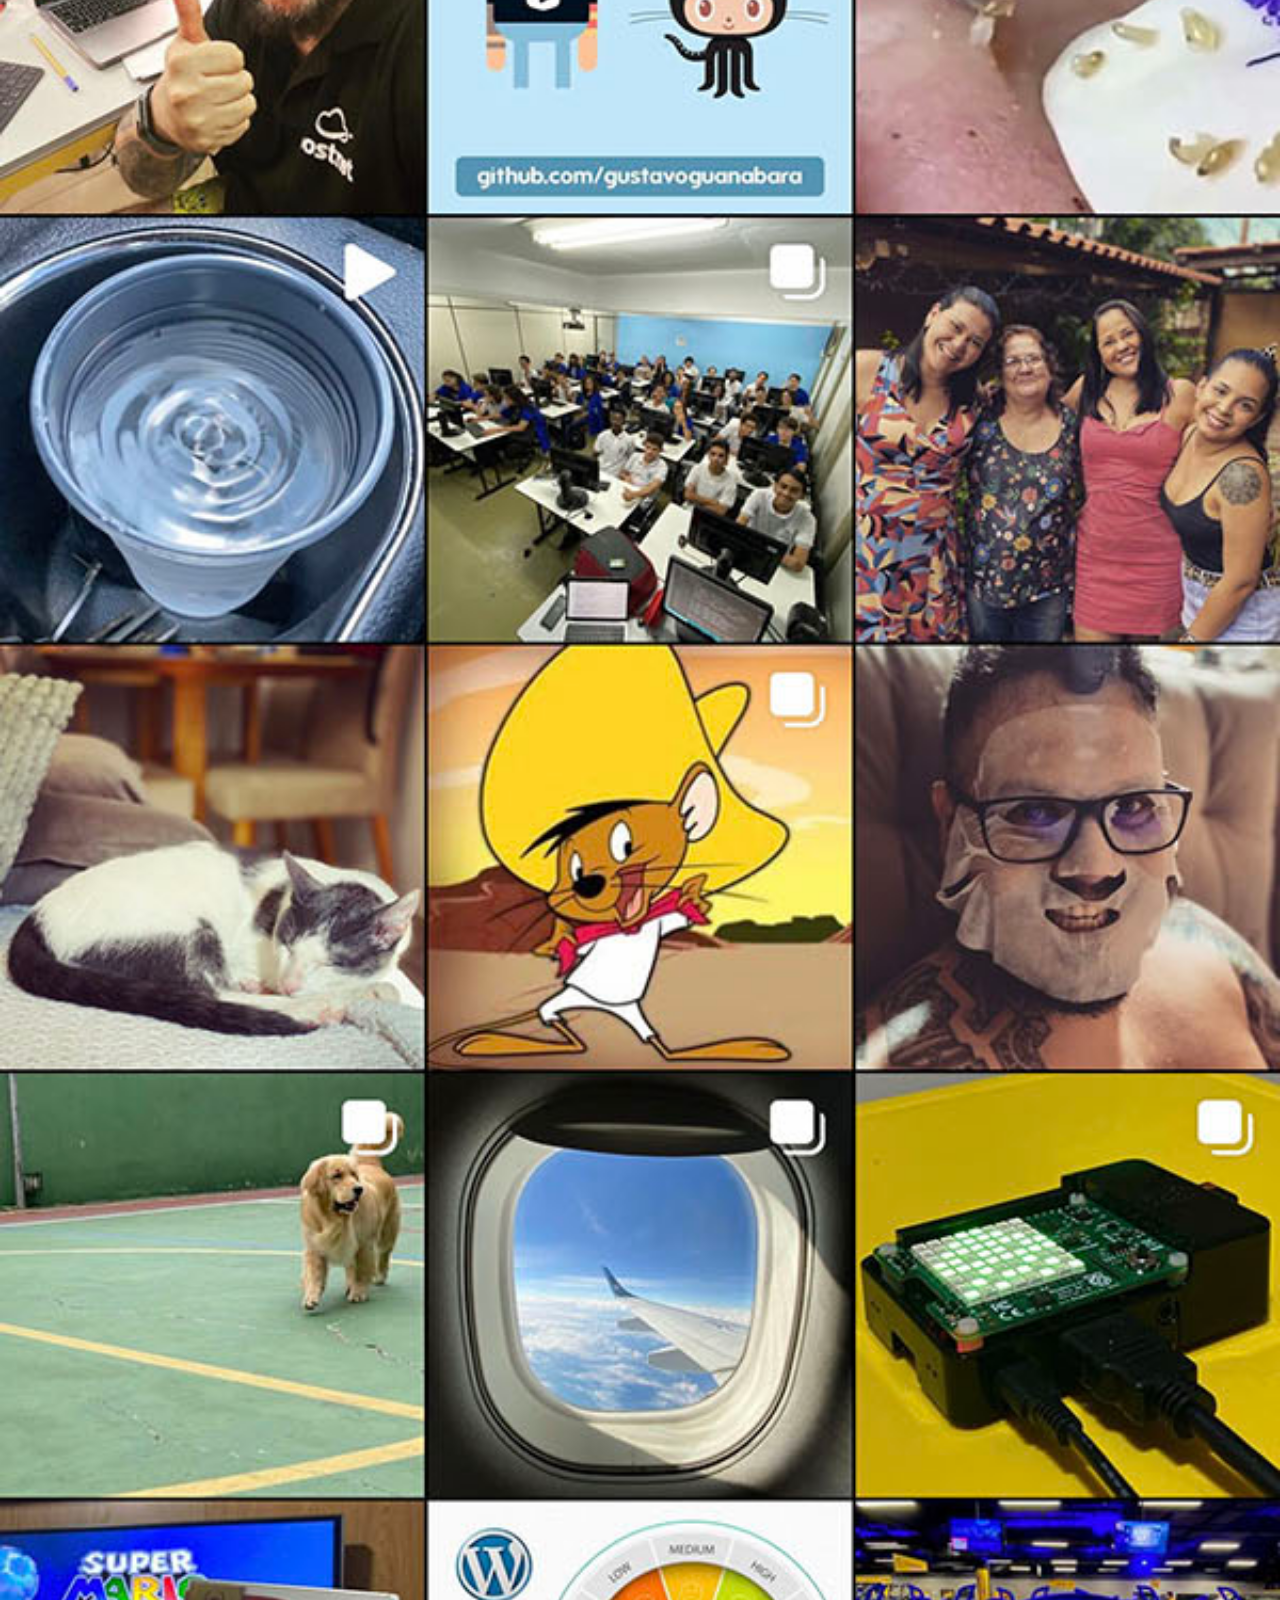
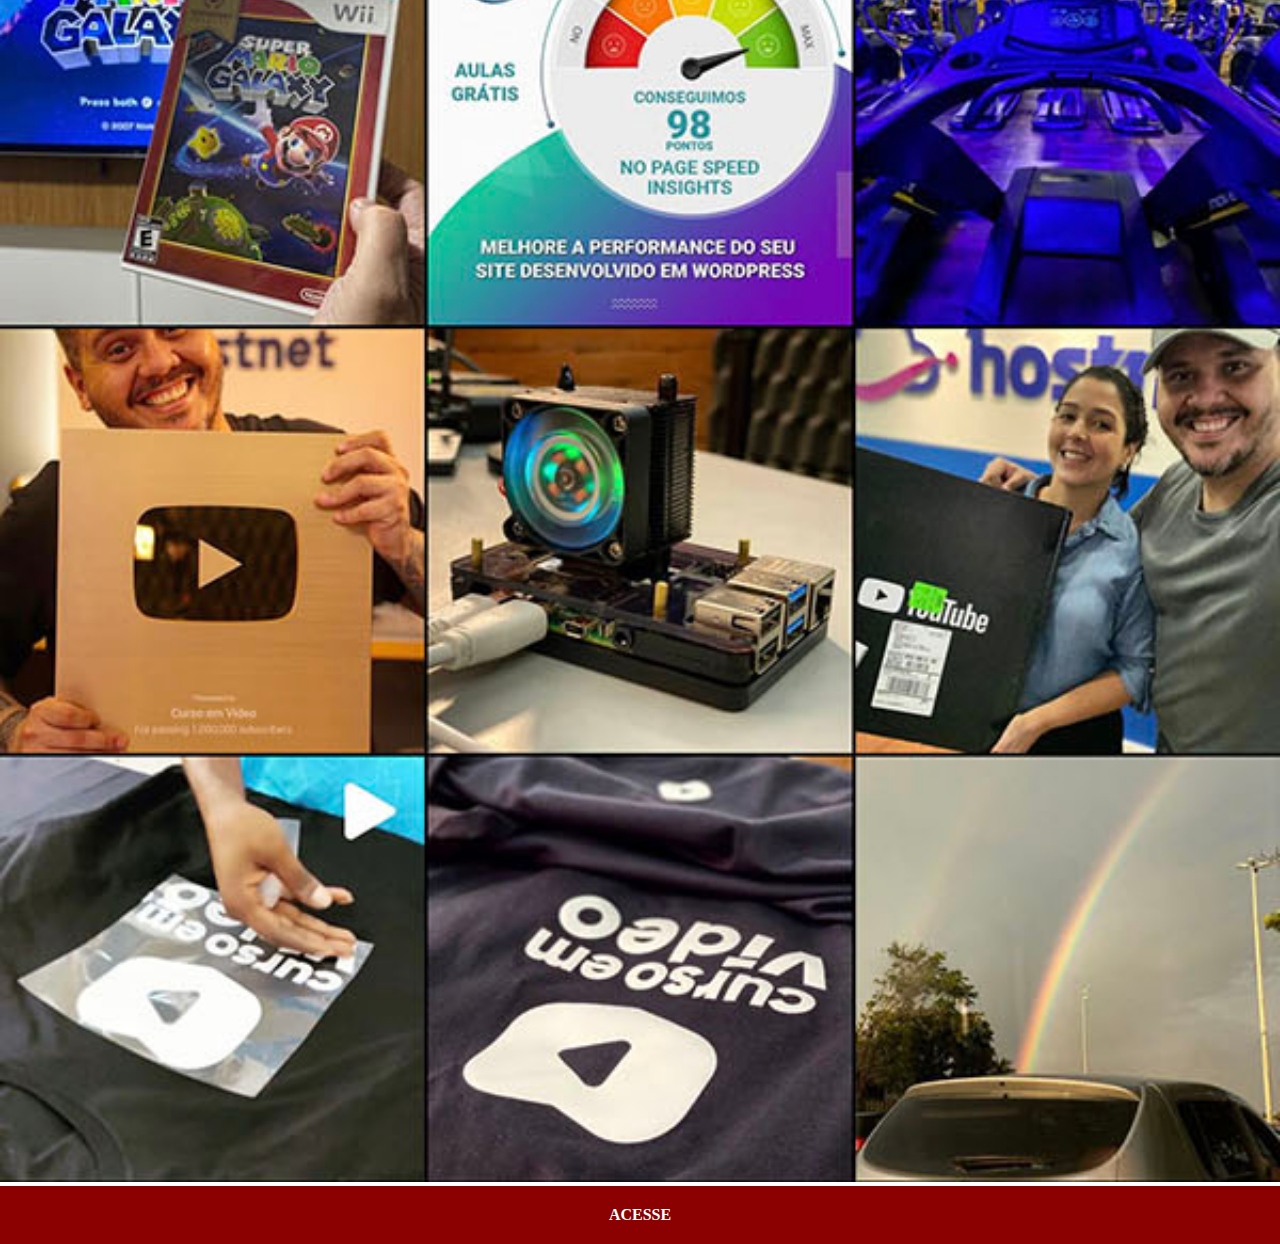
<file: instagram.html>
<!DOCTYPE html>
<html lang="pt-br">
<head>
    <meta charset="UTF-8">
    <meta http-equiv="X-UA-Compatible" content="IE=edge">
    <meta name="viewport" content="width=device-width, initial-scale=1.0">
    <title>Instagram</title>
    <link rel="stylesheet" href="social.css">
</head>
    <body>
        <img src="imagens/tela-instagram.jpg" alt="instagram">
        <a href="https://www.instagram.com/gustavoguanabara/" target="_blank">ACESSE</a>
    </body>
</html>
</file>
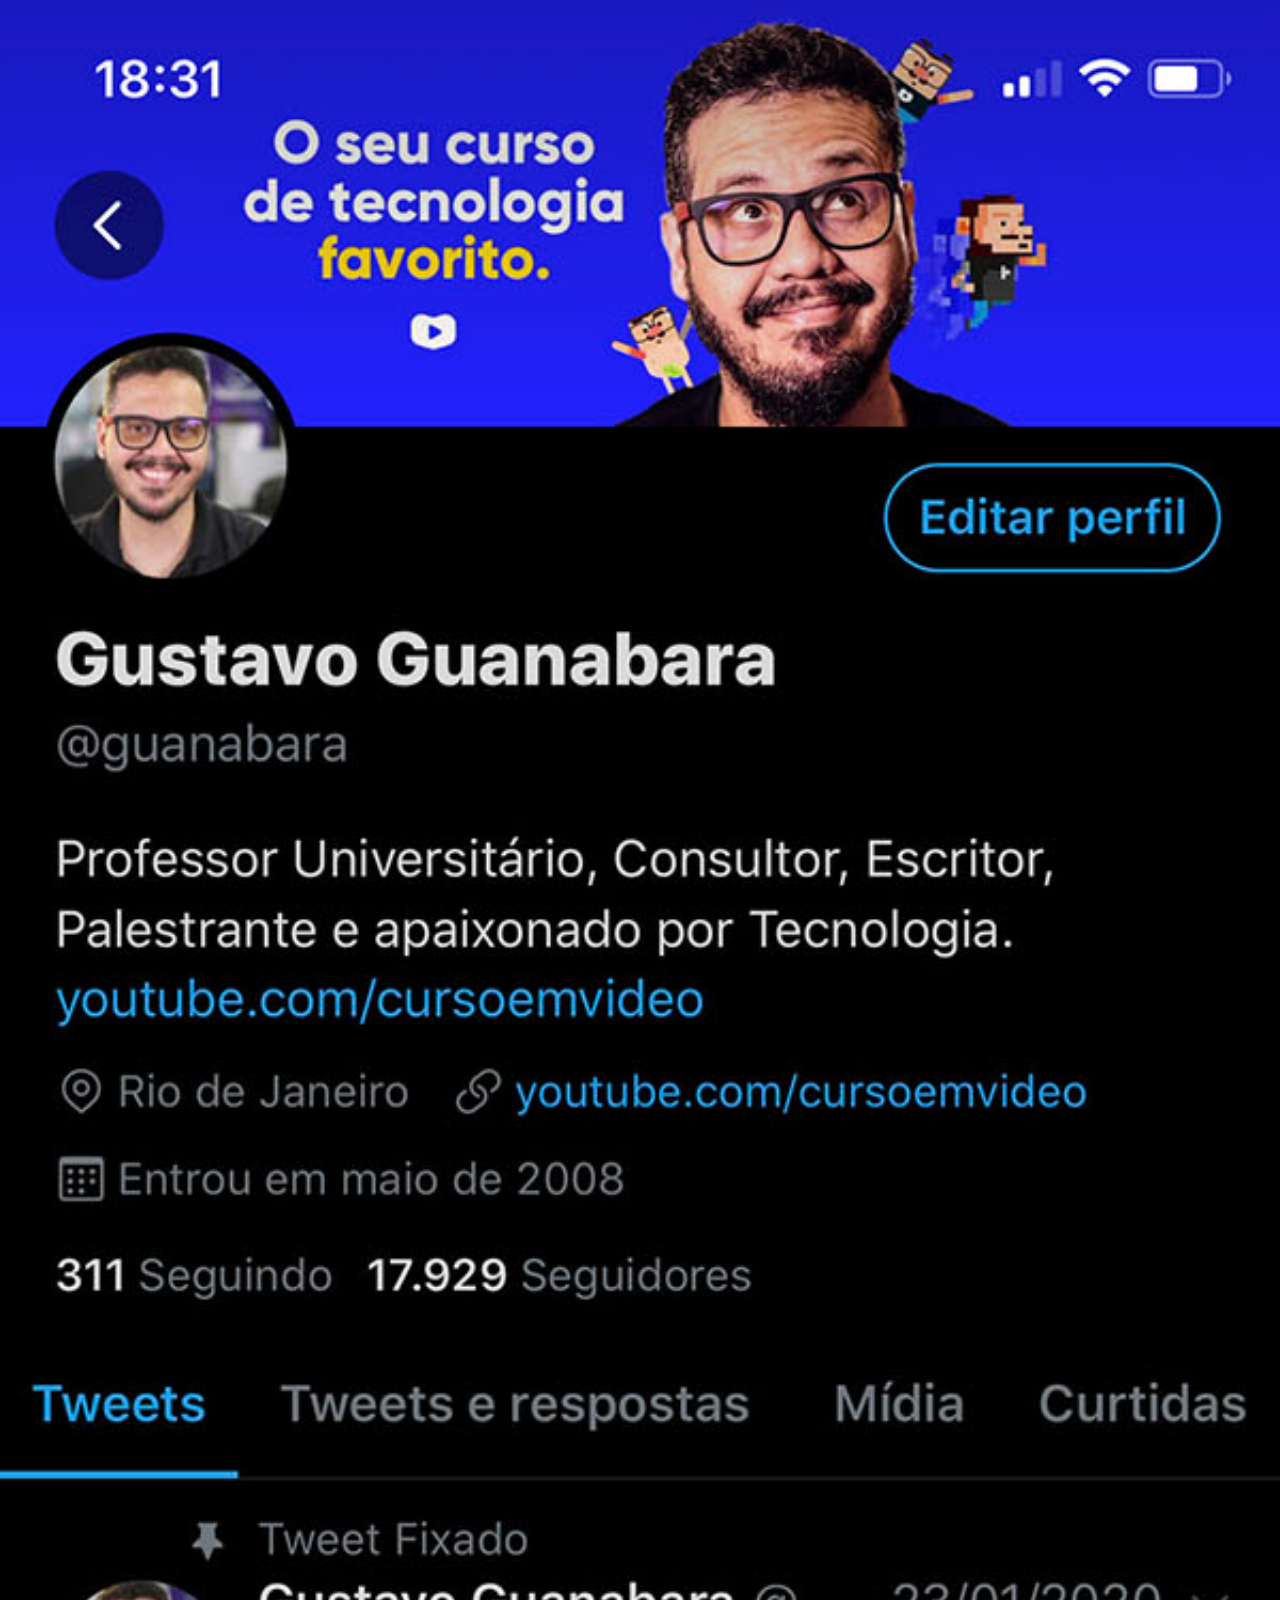
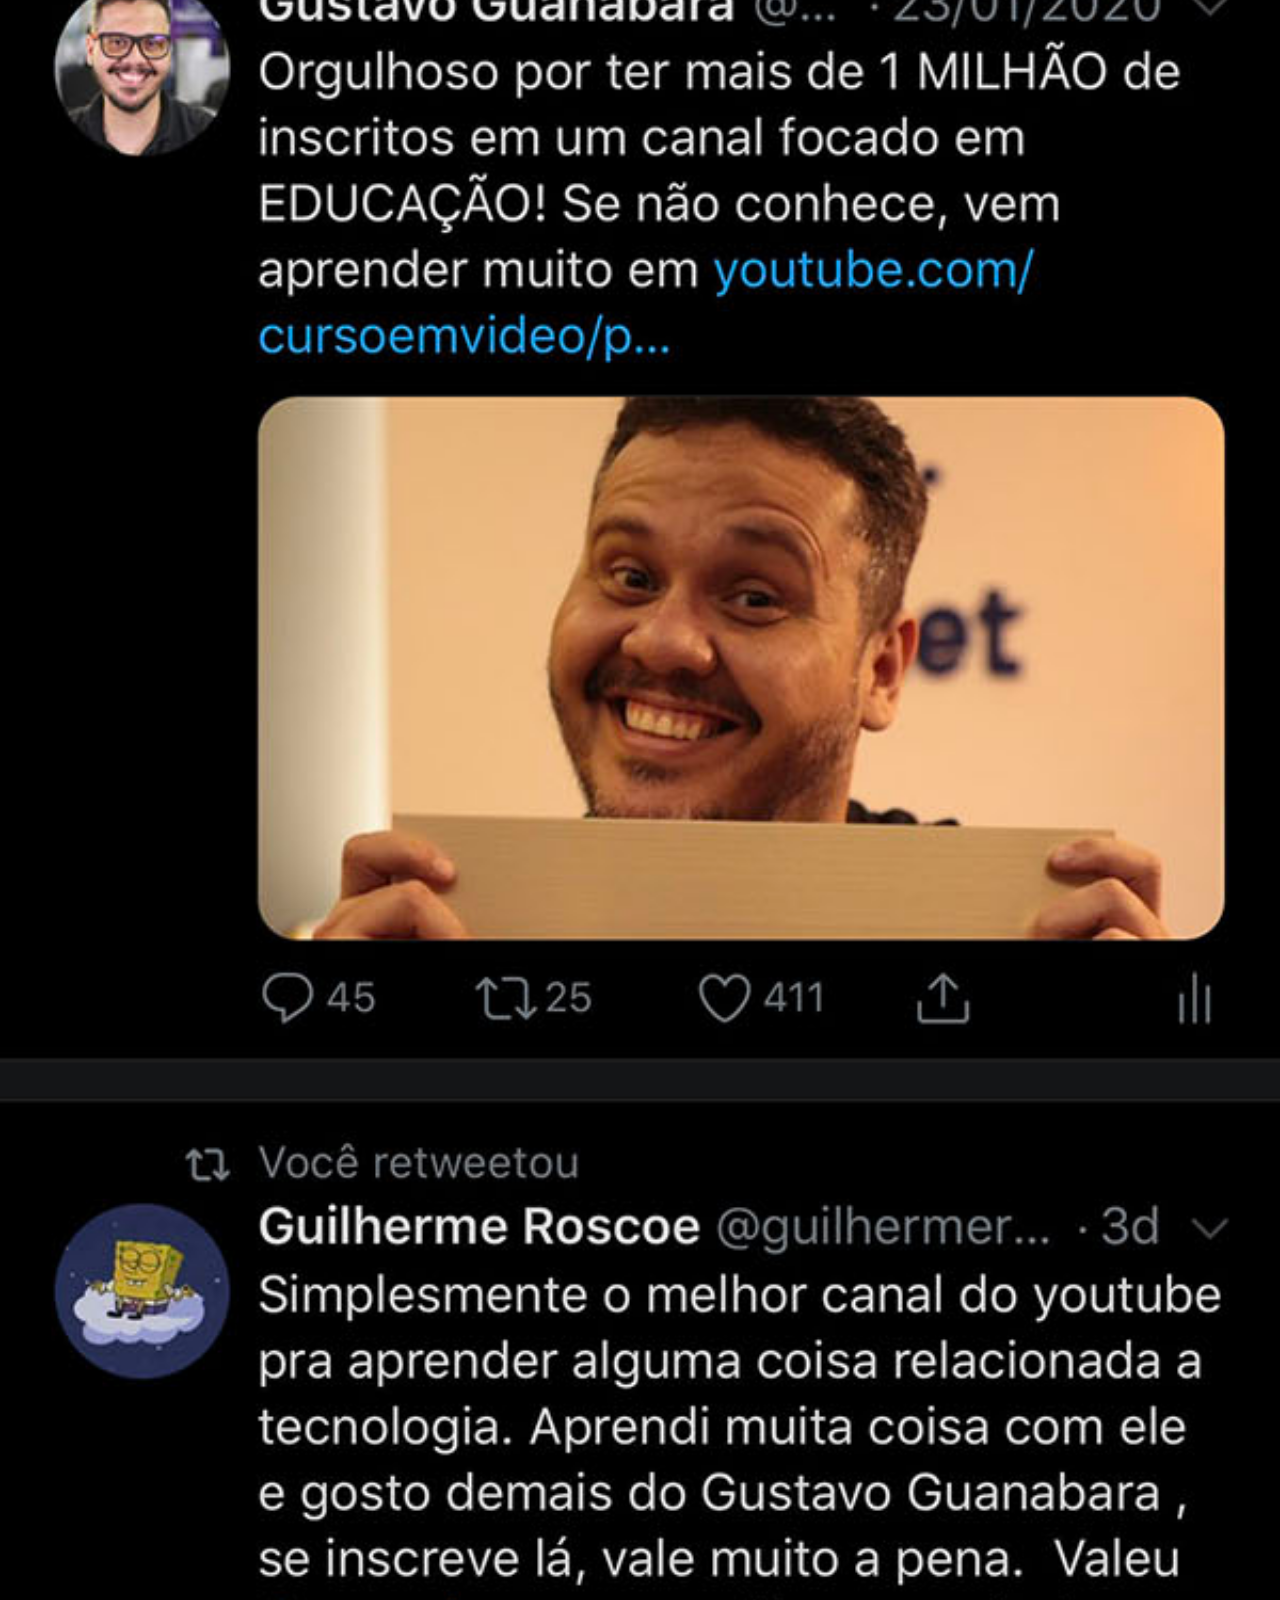
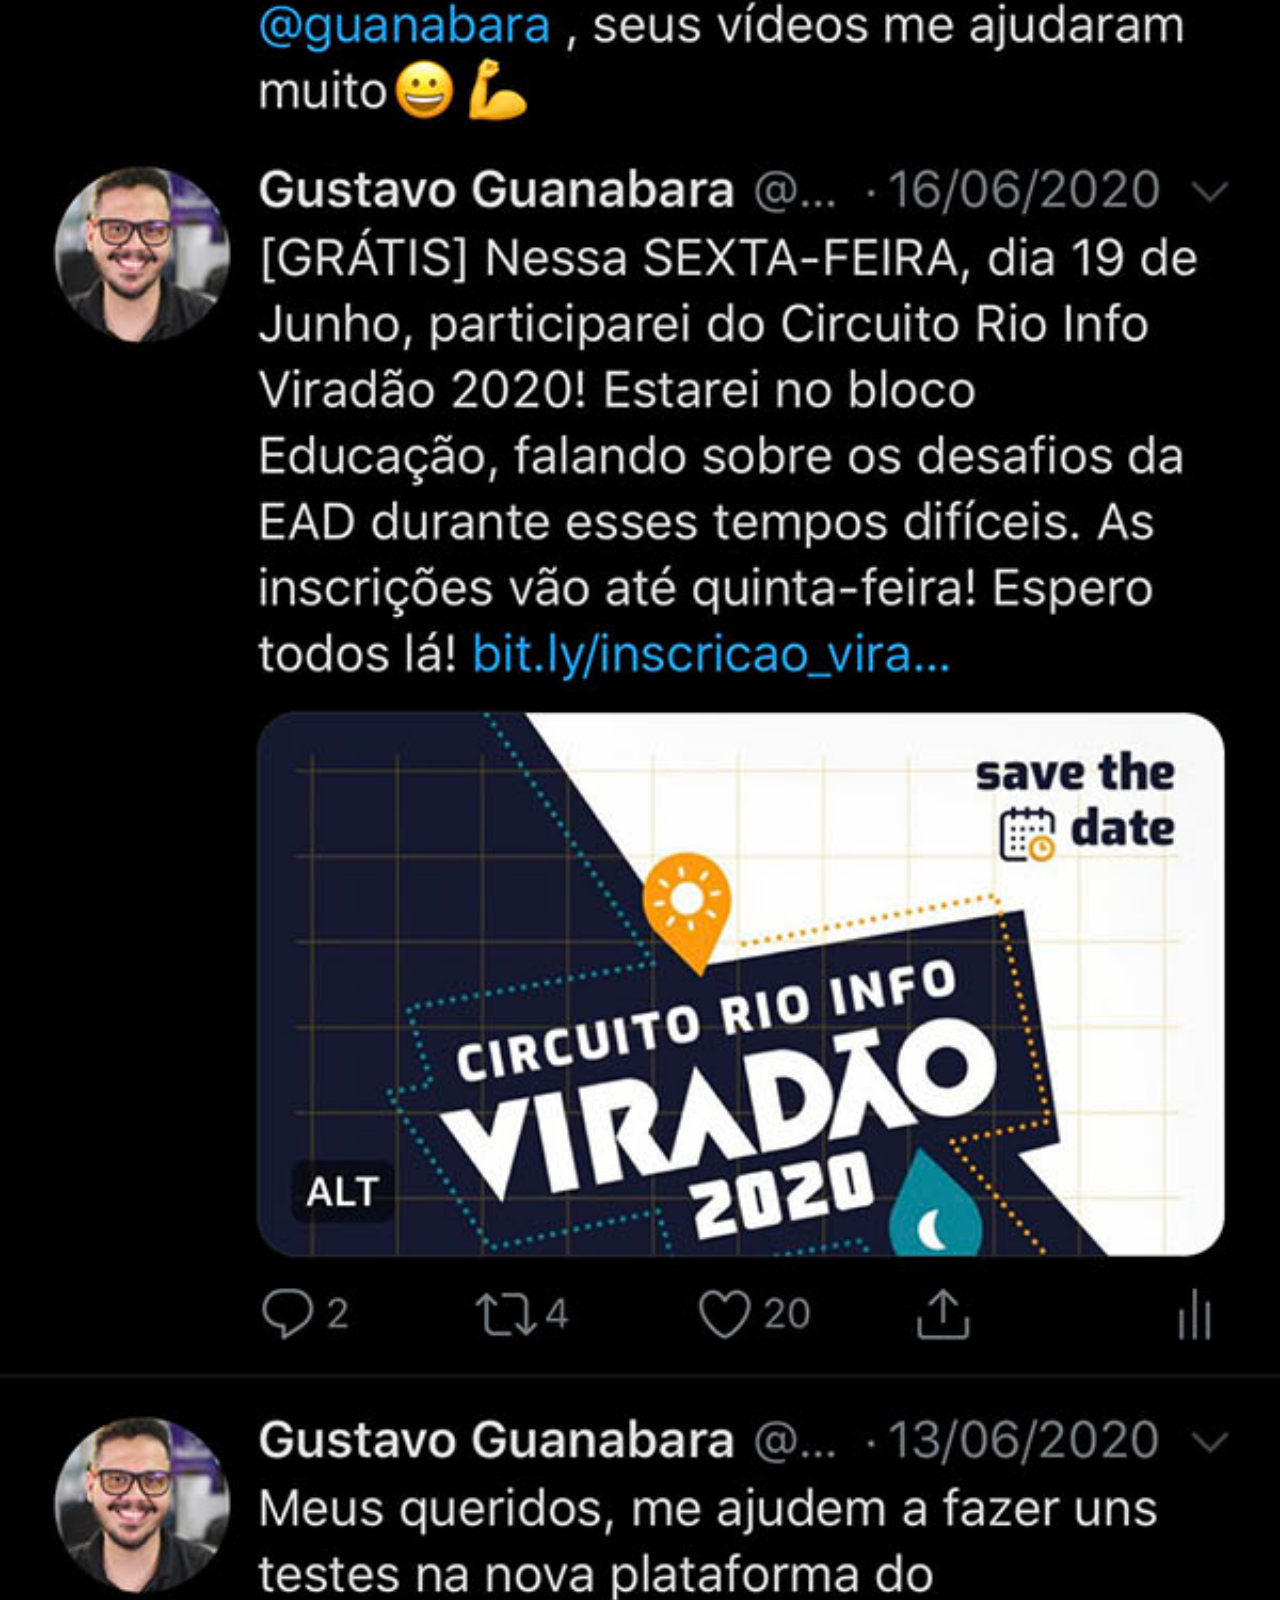
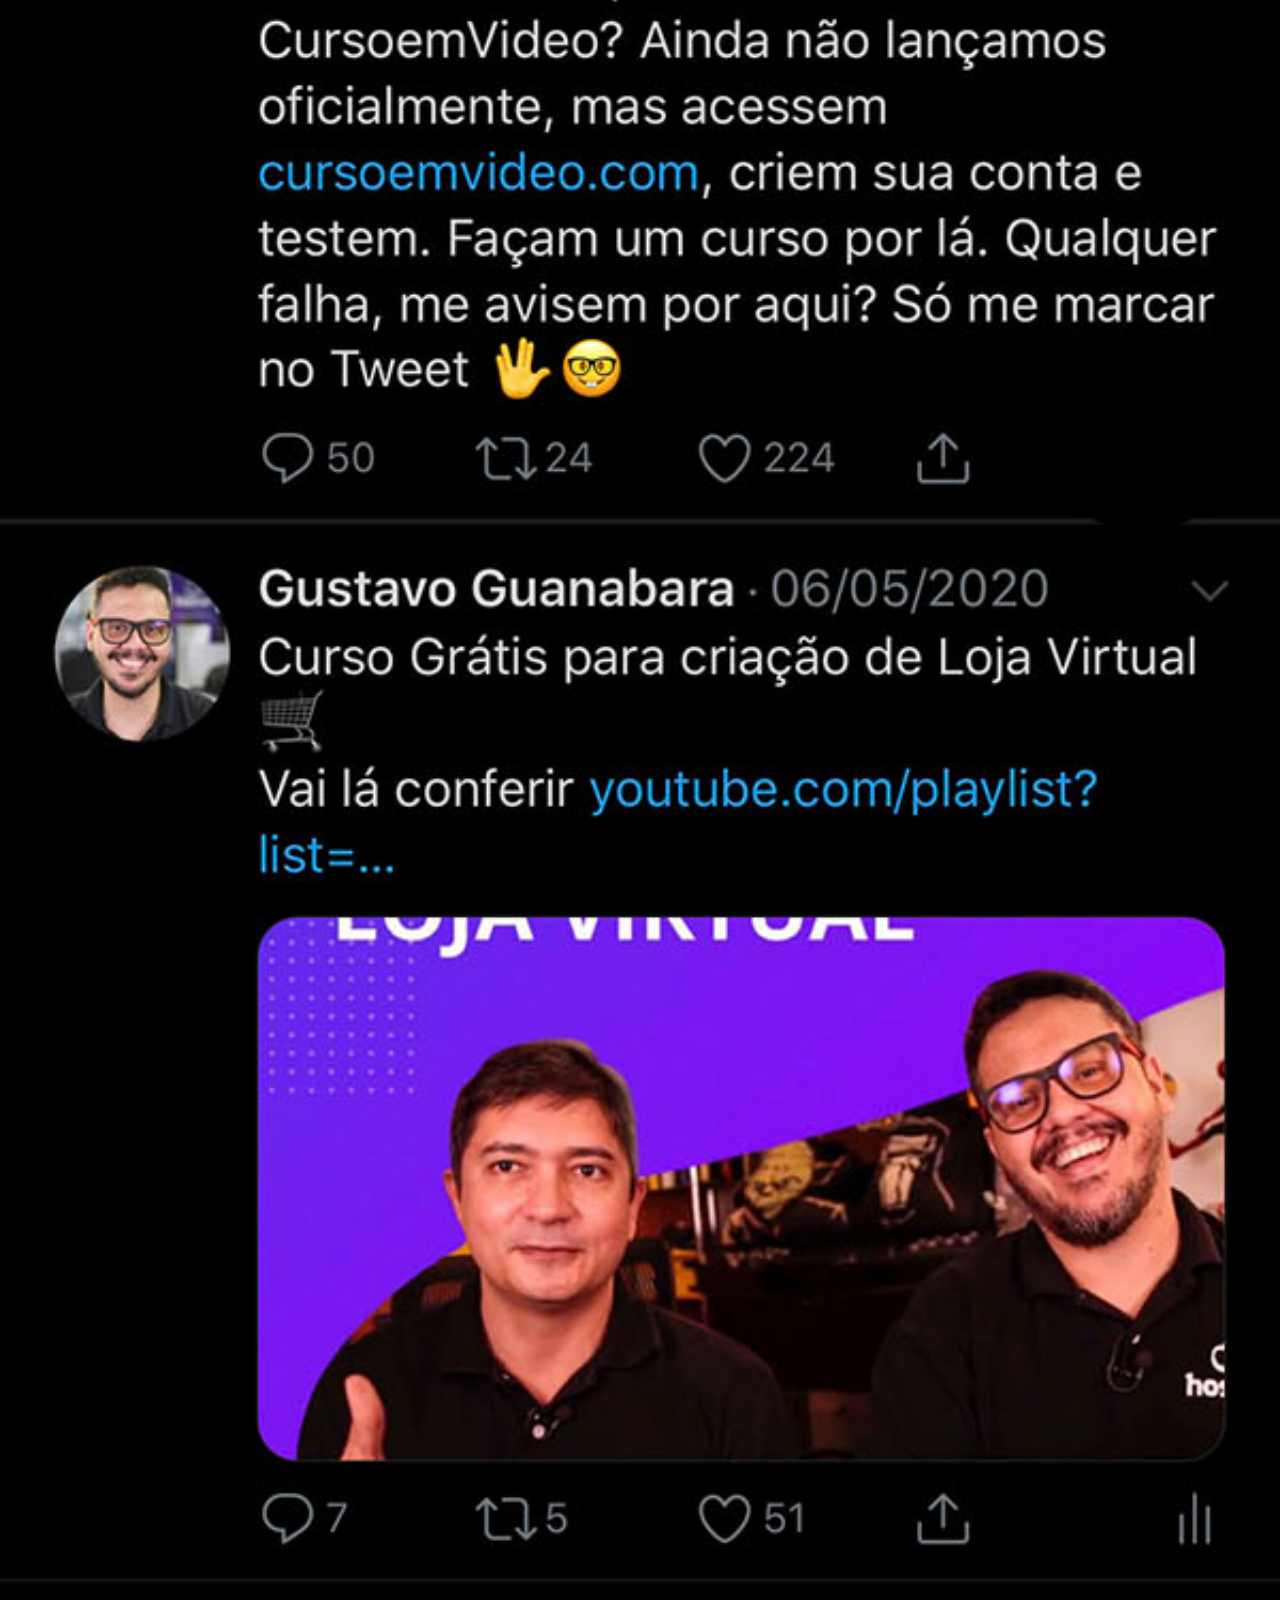
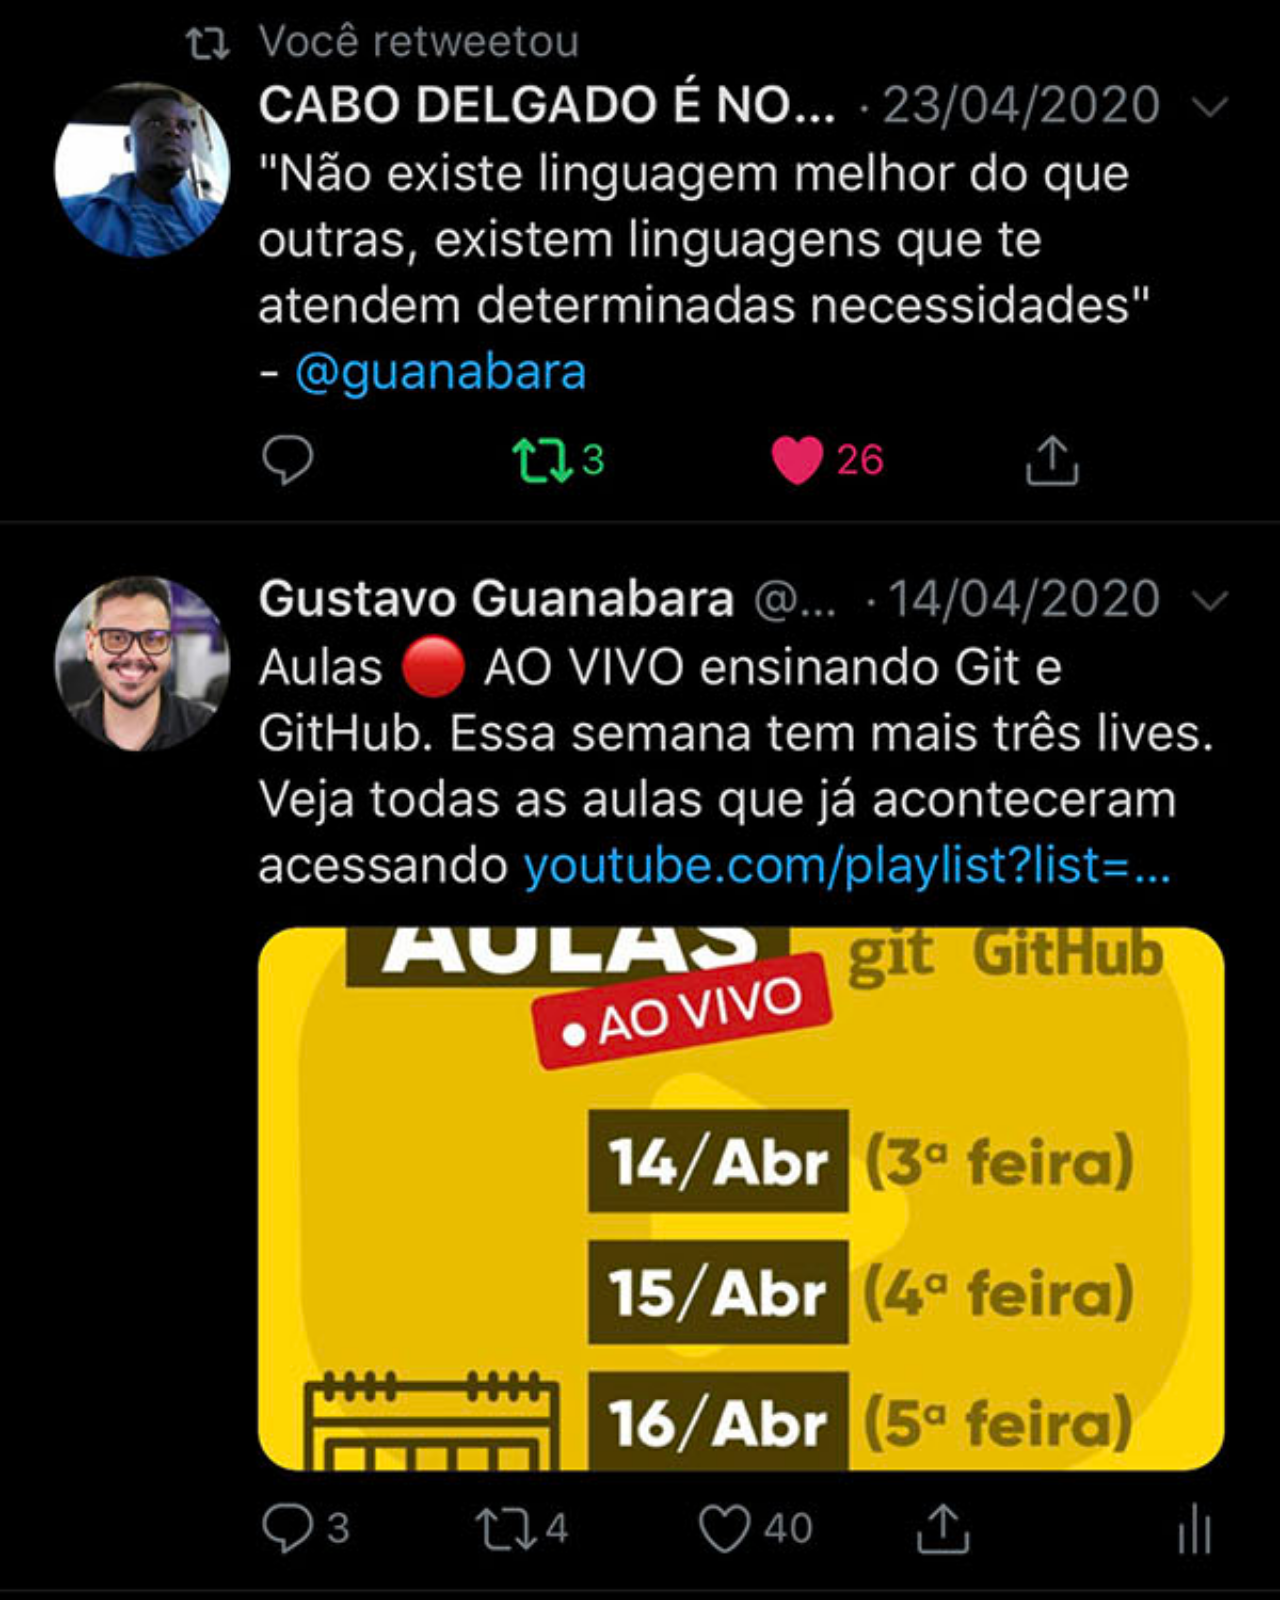
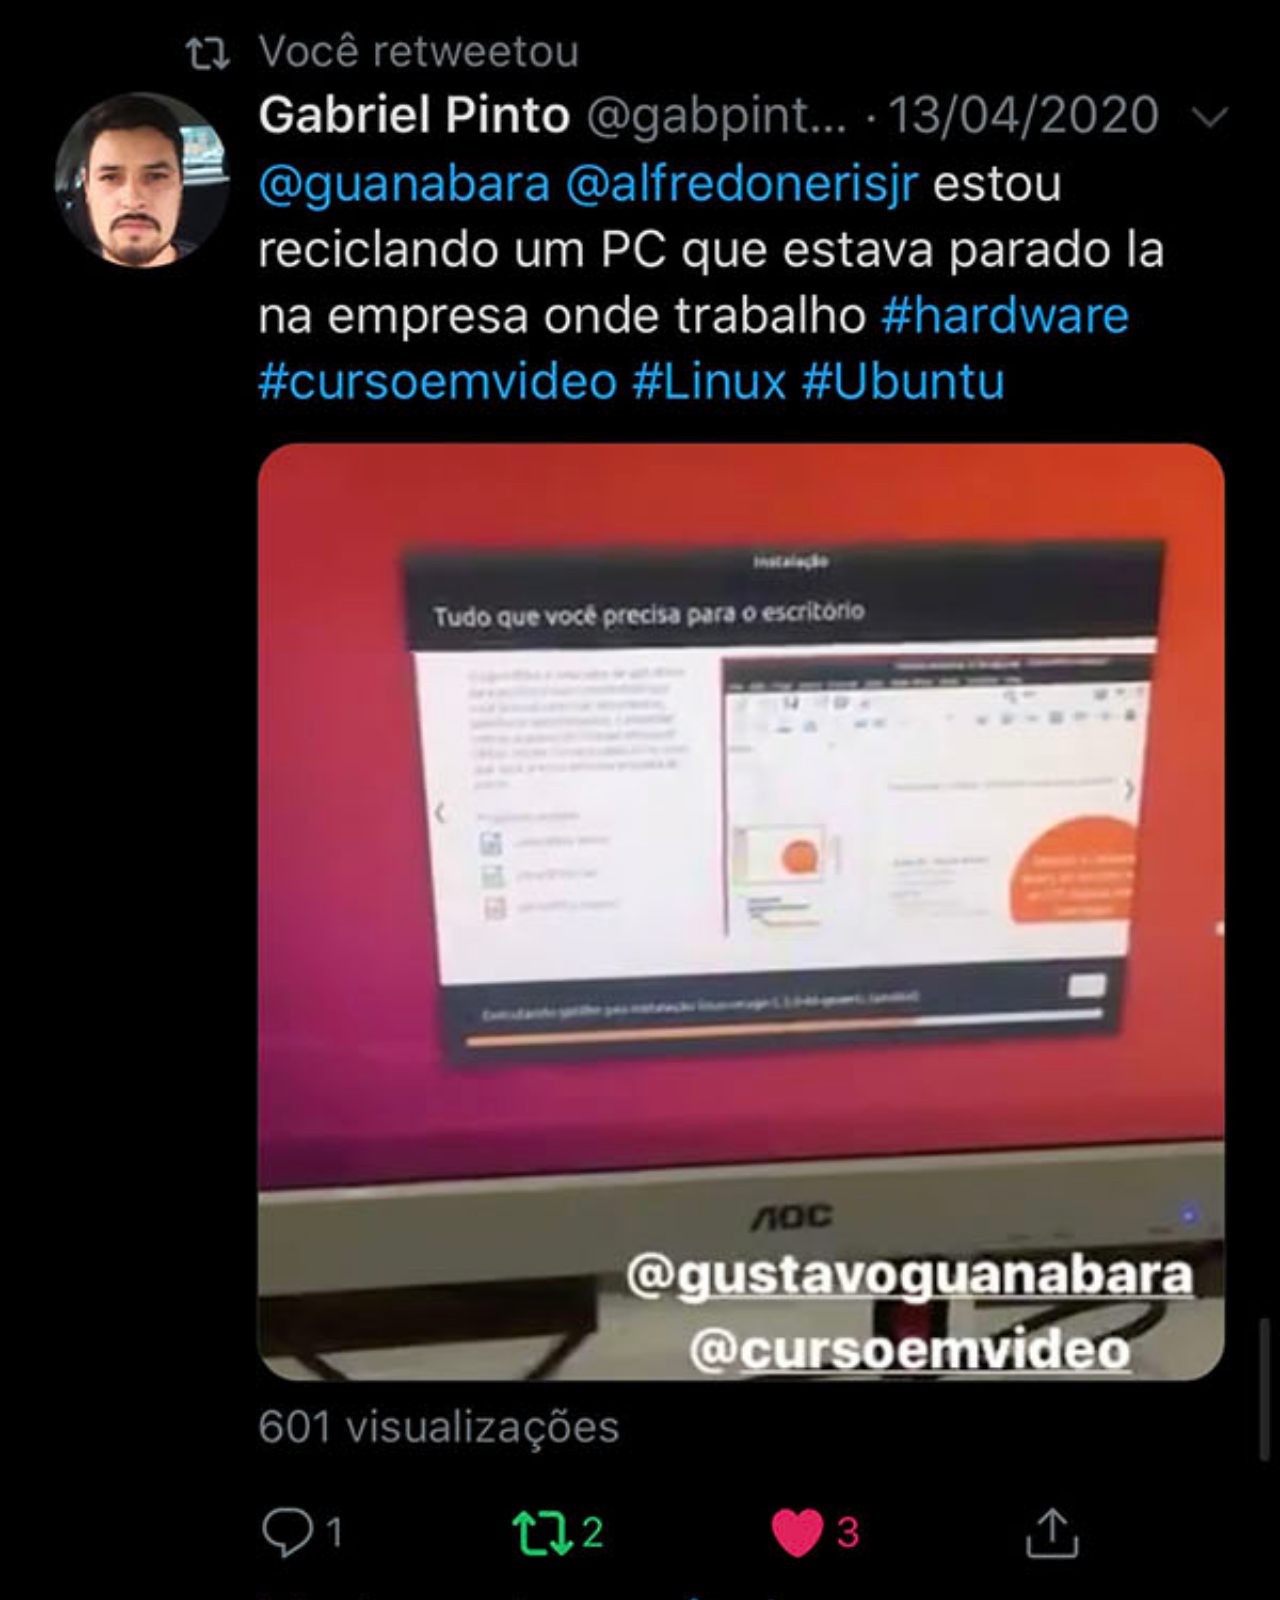
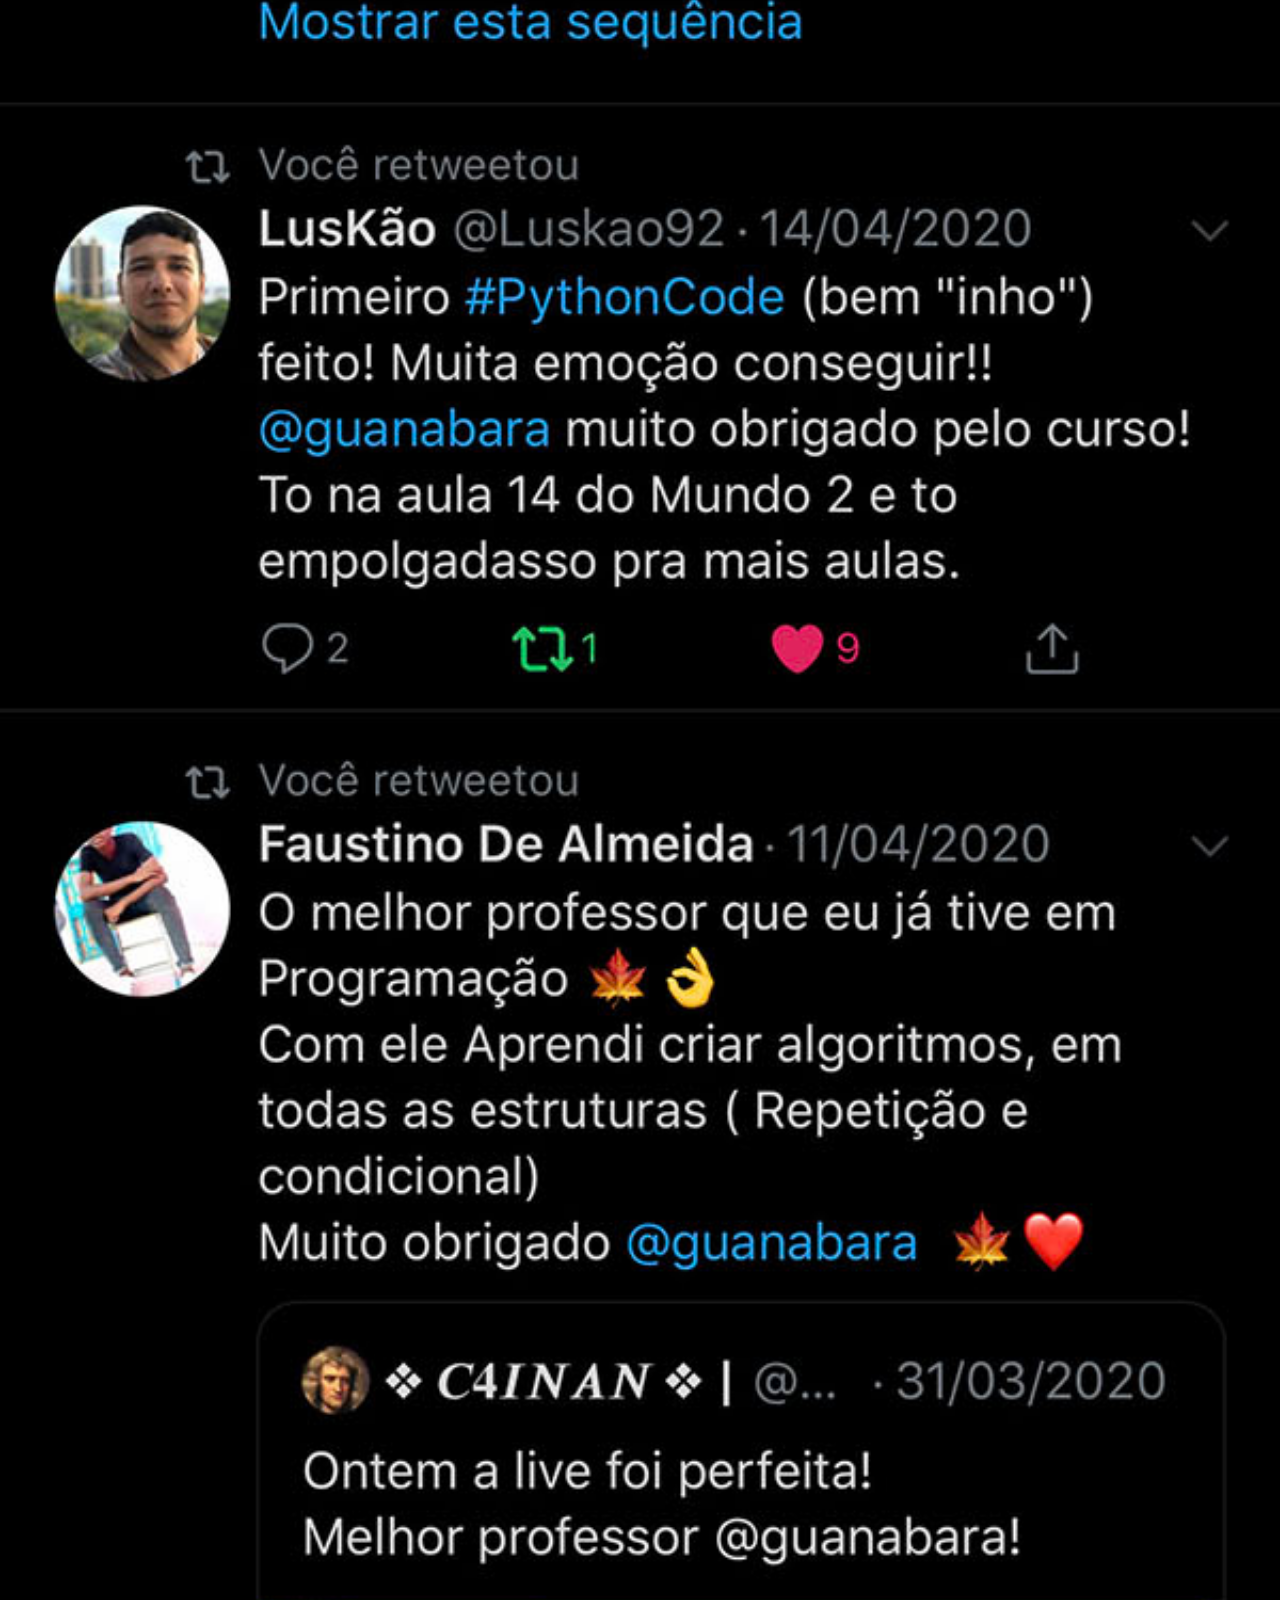
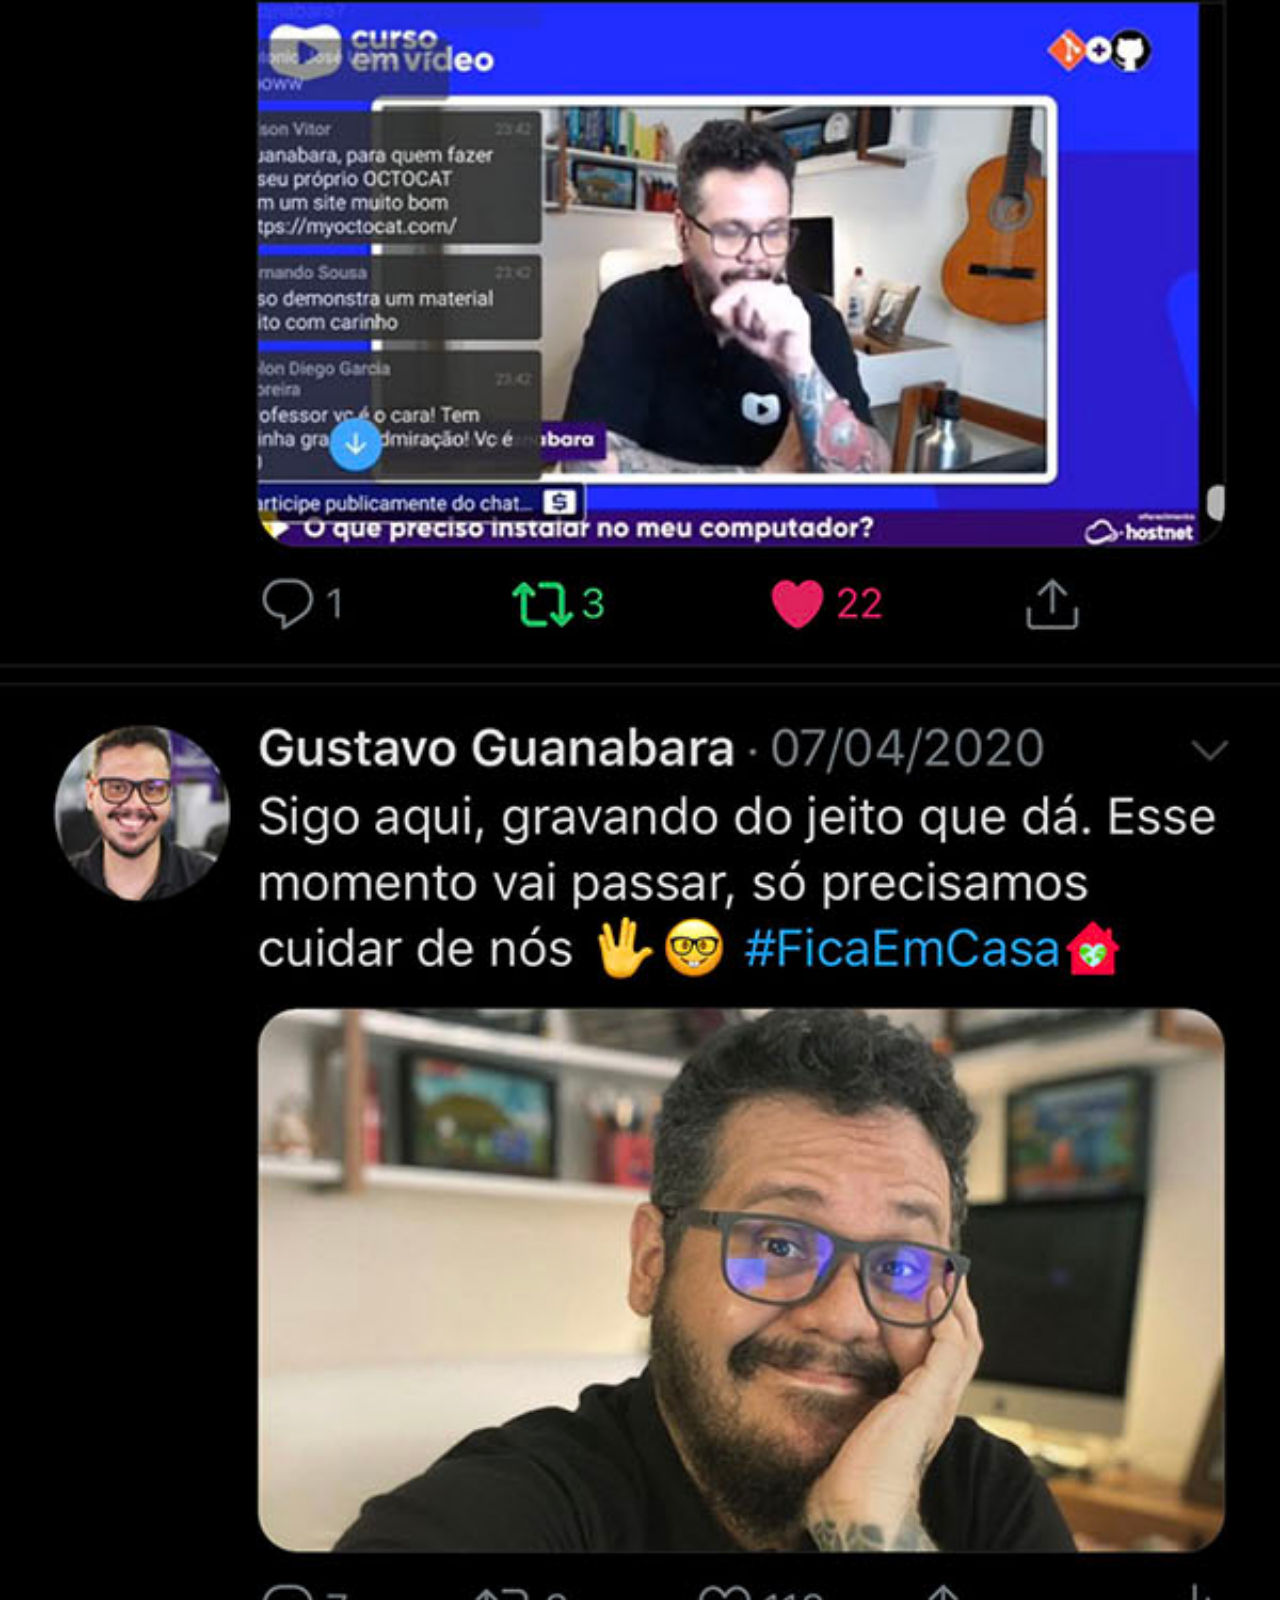
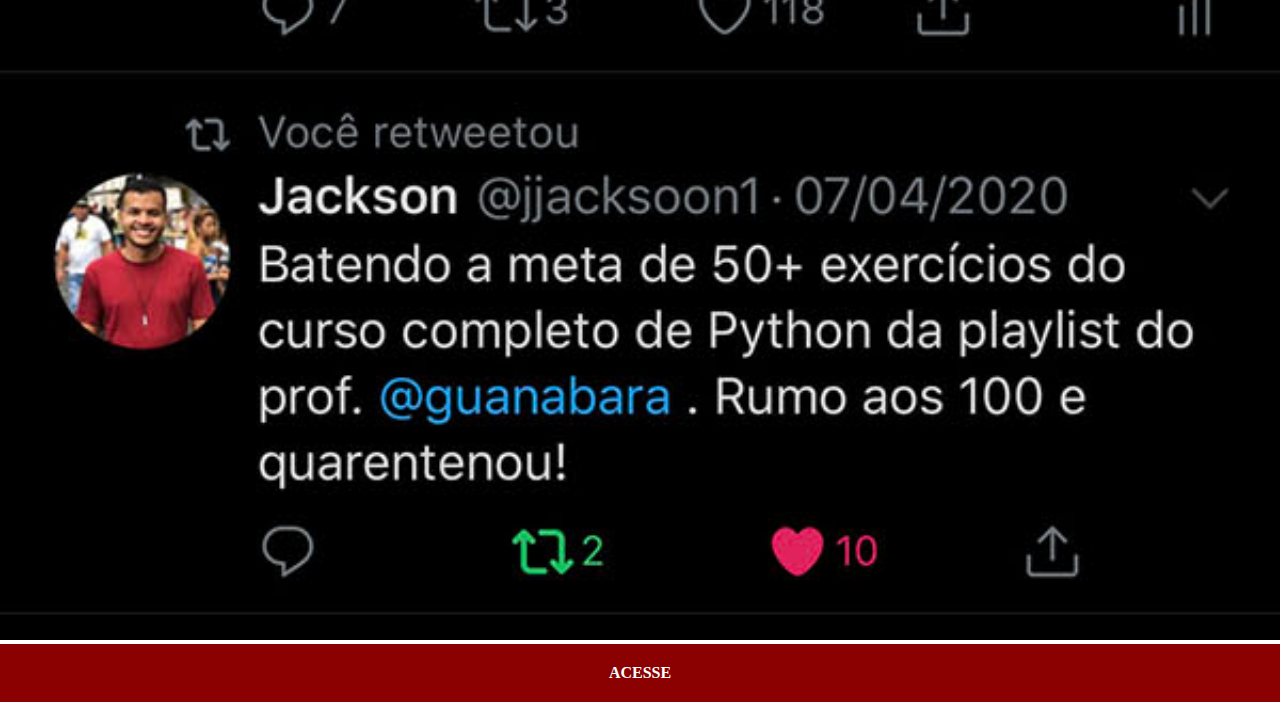
<file: twitter.html>
<!DOCTYPE html>
<html lang="pt-br">
<head>
    <meta charset="UTF-8">
    <meta http-equiv="X-UA-Compatible" content="IE=edge">
    <meta name="viewport" content="width=device-width, initial-scale=1.0">
    <title>Twitter</title>
    <link rel="stylesheet" href="social.css">
</head>
    <body>
        <img src="imagens/tela-twitter.jpg" alt="twitter">
        <a href="https://twitter.com/guanabara" target="_blank">ACESSE</a> 
    </body>
</html>
</file>
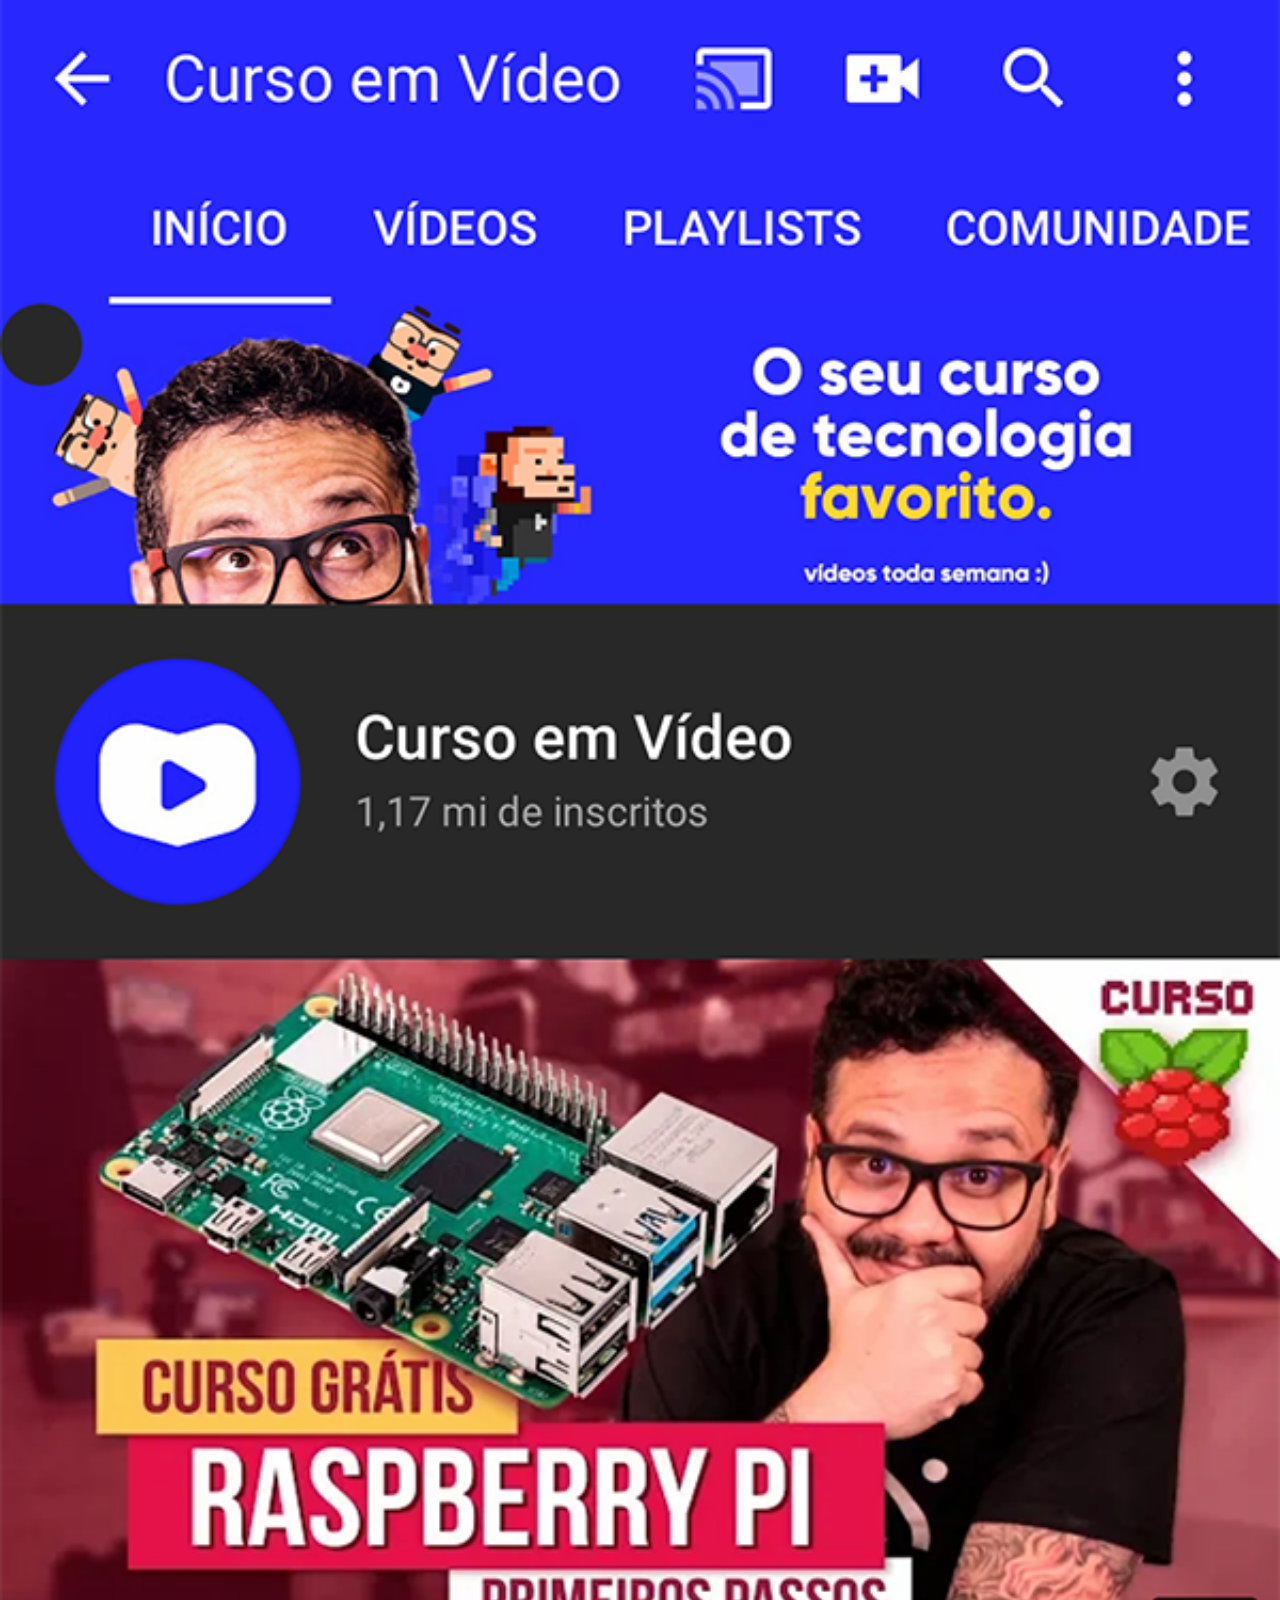
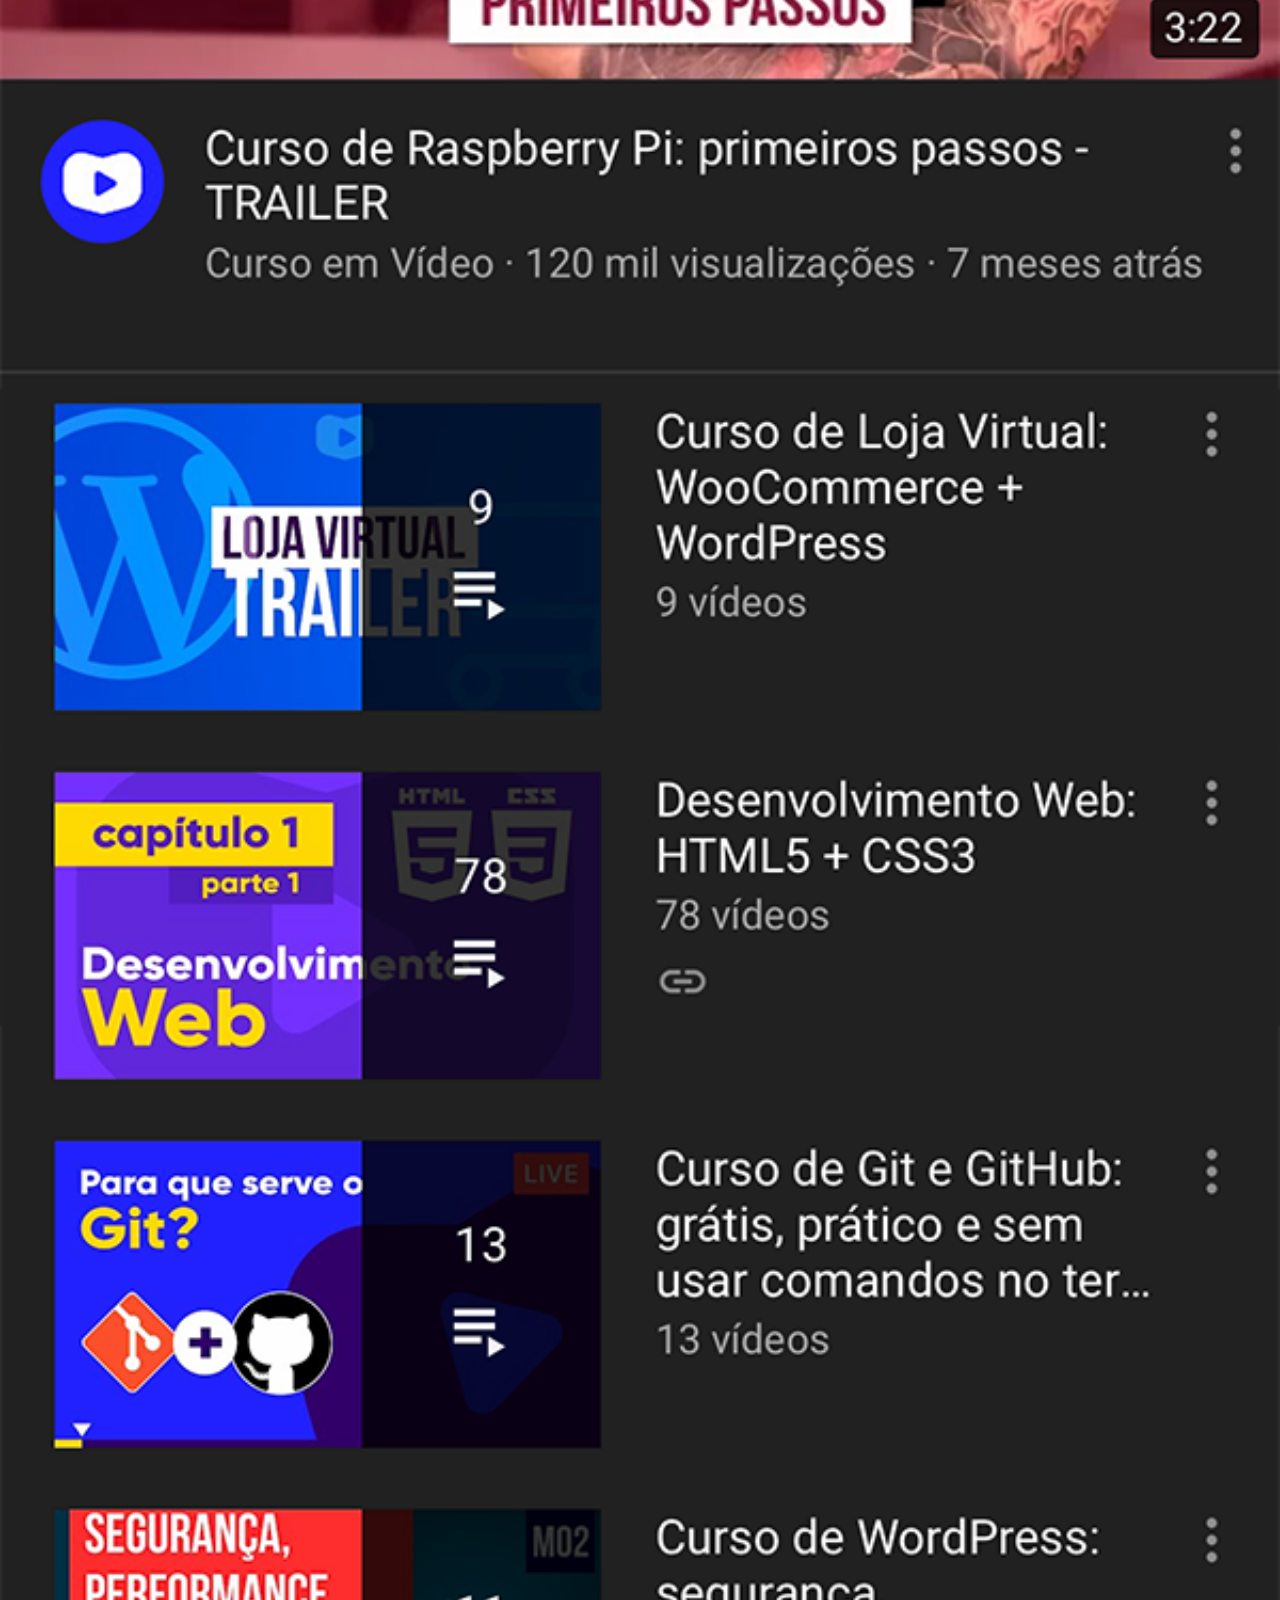
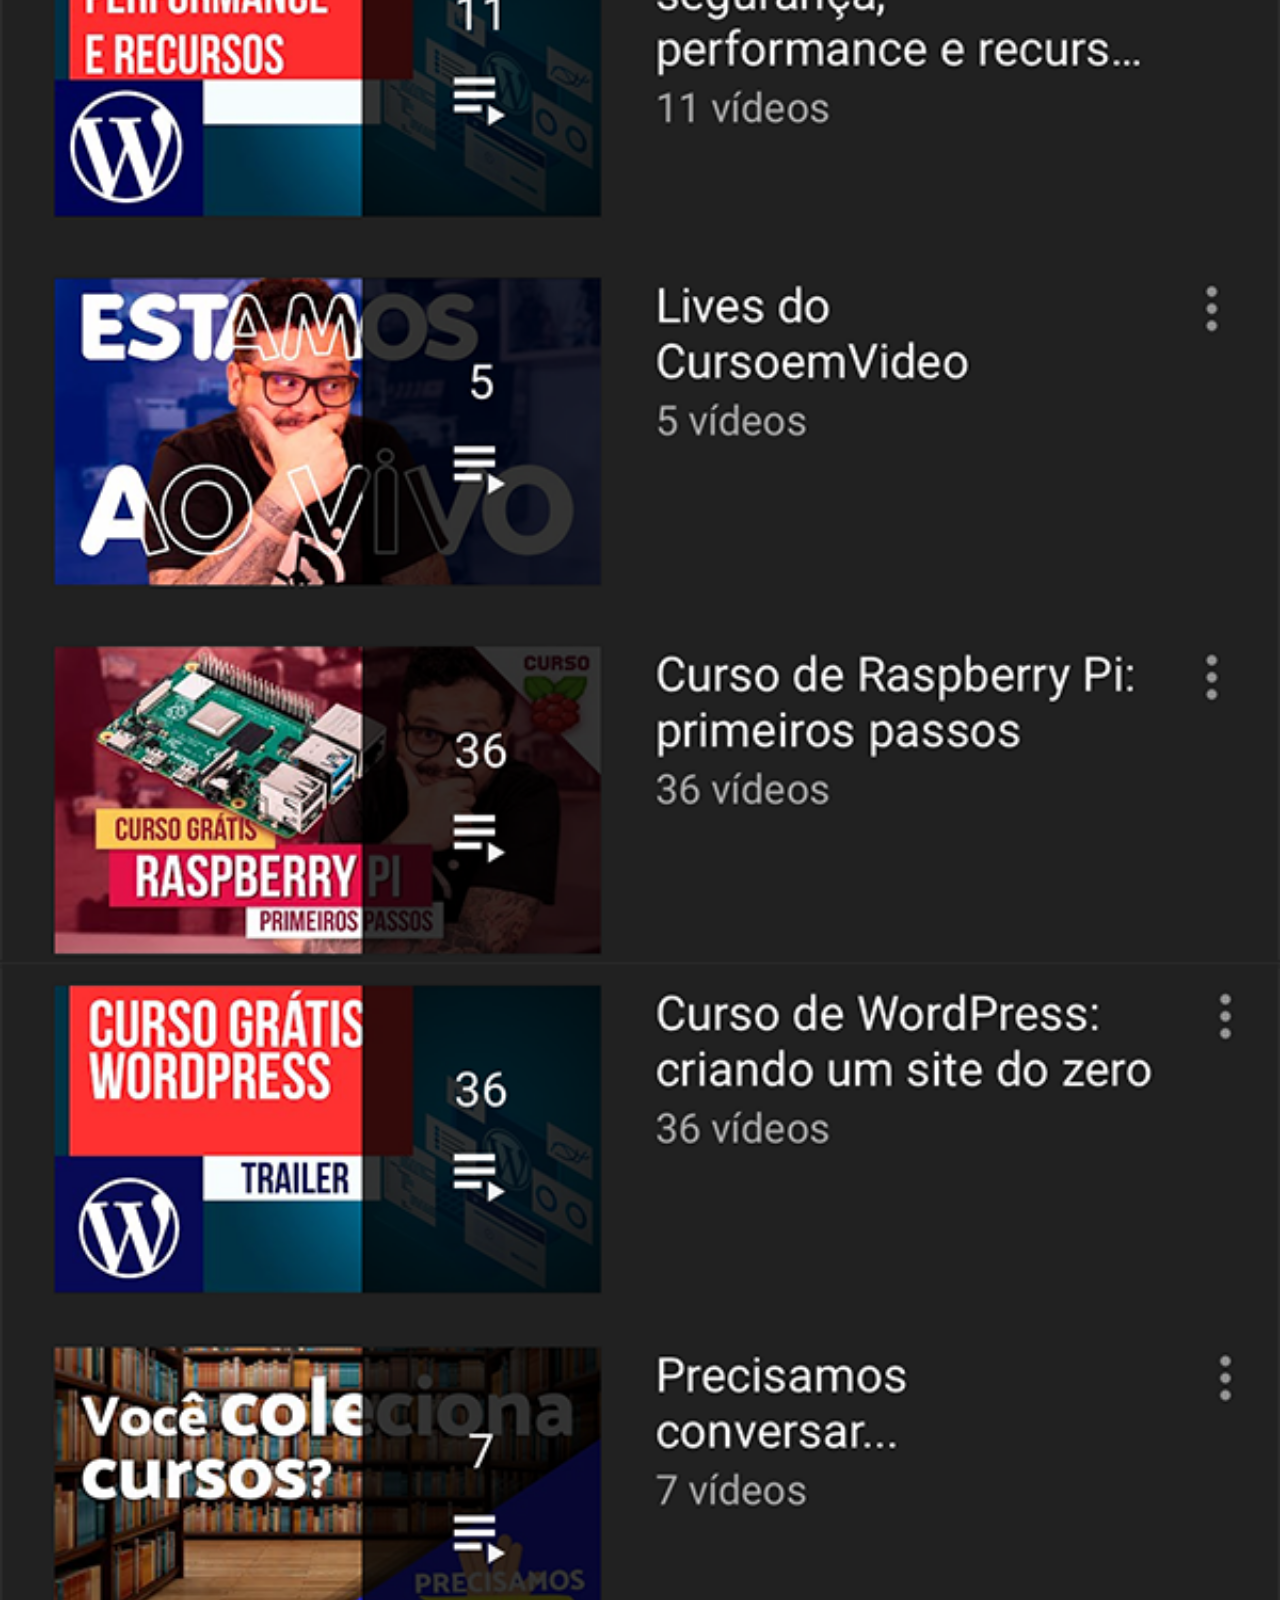
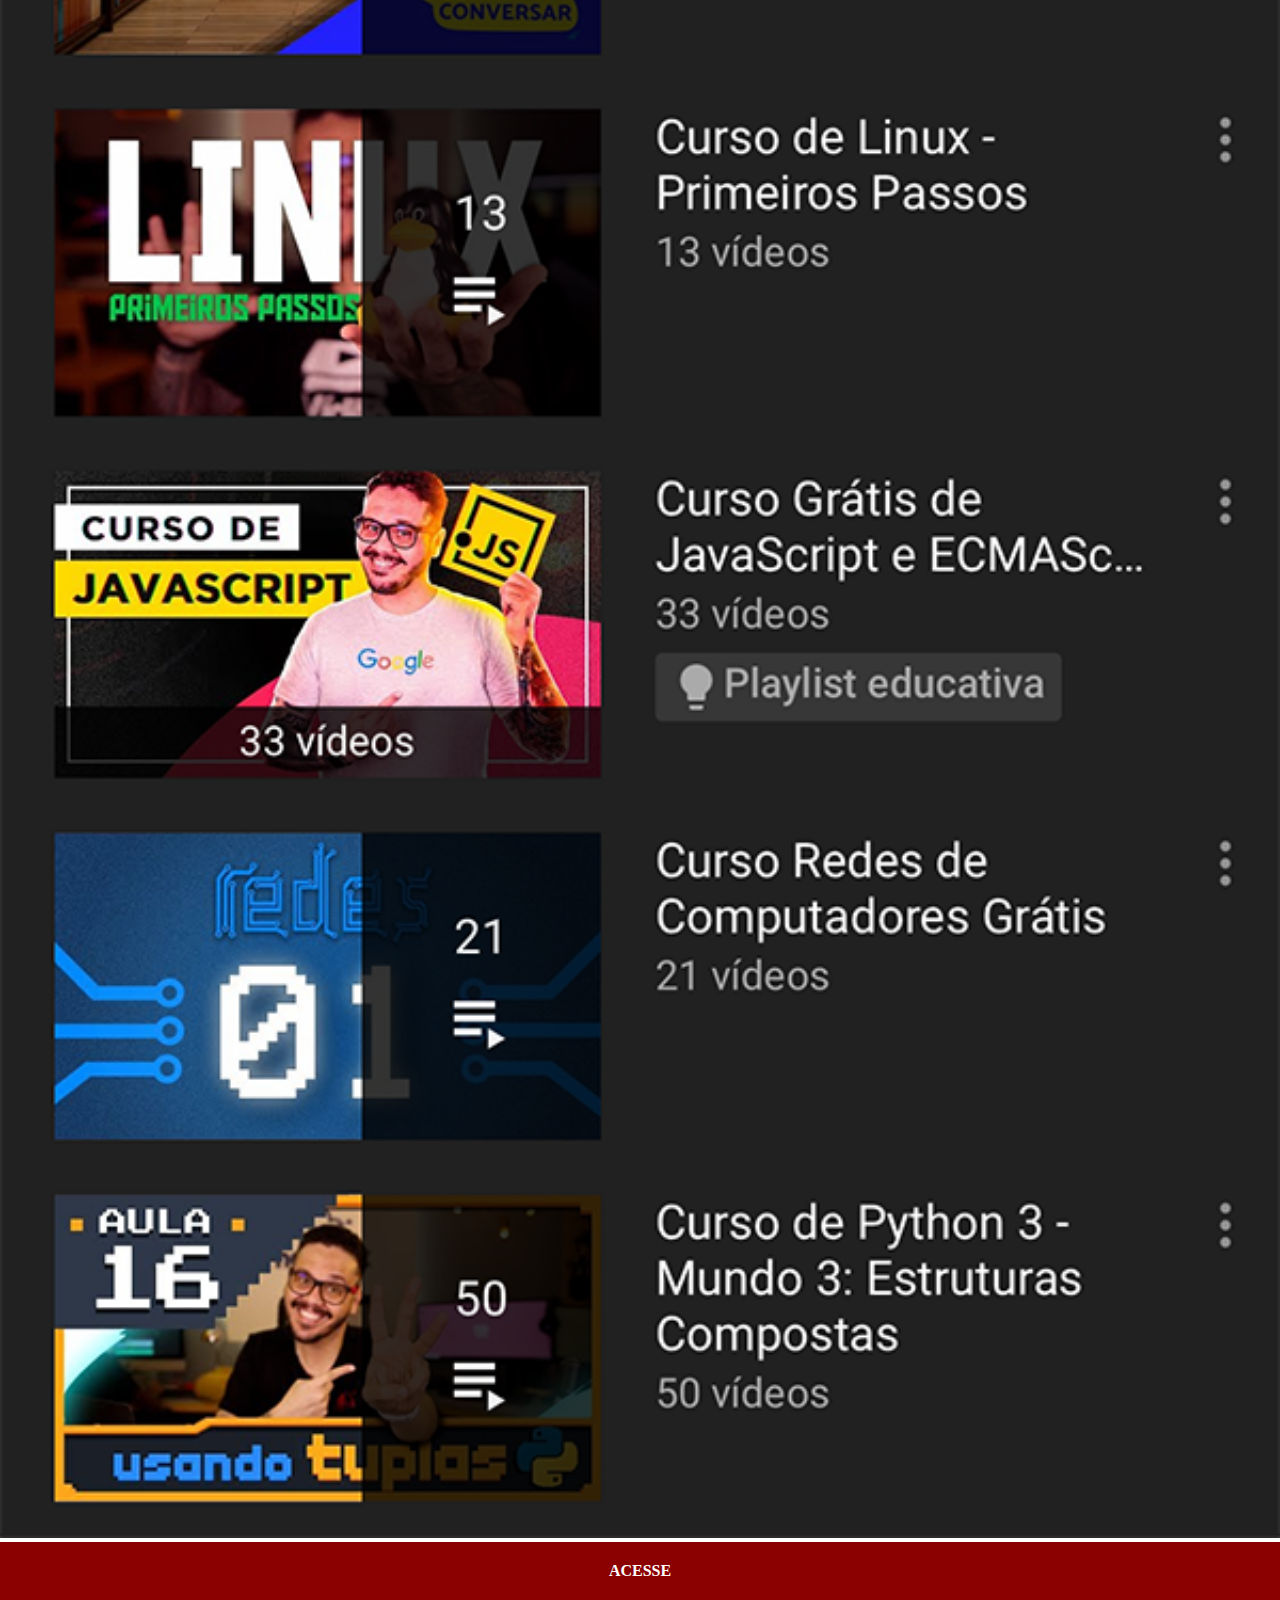
<file: youtube.html>
<!DOCTYPE html>
<html lang="en">
<head>
    <meta charset="UTF-8">
    <meta http-equiv="X-UA-Compatible" content="IE=edge">
    <meta name="viewport" content="width=device-width, initial-scale=1.0">
    <title>YouTube</title>
    <link rel="stylesheet" href="social.css">
</head>
    <body>
        <img src="imagens/tela-youtube.png" alt="youtube">
        <a href="https://www.youtube.com/@CursoemVideo/playlists" target="_blank">ACESSE</a>
    </body>
</html>
</file>
<file: style.css>
@charset "UTF-8";

* {
    padding: 0px;
    margin: 0px;
    font-family: Arial, Helvetica, sans-serif;
}

html body {
    width: 100vw;
    height: 100vh; 
}

body {
    background: black url(imagens/fundo-madeira.jpg) no-repeat top center;
    background-size: cover;
    background-attachment: fixed;
}

main {
    position: relative;
    height: 100vh;
}

iframe#screen {
    position: relative;
    top: 80px;
    left: 22px;
    width: 267px;
    height: 475px;
   
}

section#phone {
    position: absolute;
    top: 50%;
    left: 50%;
    transform: translate(-50%, -50%);
    width: 311px;
    height: 627px;
    background: url(imagens/frame-iphone.png) no-repeat;
}

section#social-media {
    text-align: right;
}

section#social-media img {
    width: 50px;
    margin: 10px;
    border-radius: 50px;
    box-shadow: 2px 2px 5px rgba(0, 0, 0, 0.400);
    box-sizing: border-box;
}

section#social-media img:hover {
    border: 2px solid rgba(255, 255, 255, 0.637);
    transform:translate(-3px, -3px);
    box-shadow: 5px 5px 10px rgba(0, 0, 0, 0.603);
    transition: transform .1s, border 0.2s;
}
</file>
<file: social.css>
@charset "UTF-8";

* {
    margin: 0PX;
    padding: 0PX;
}

::-webkit-scrollbar {
    width: 0px;
    height: 0px;
}

img {
    width: 100vw;
}

a {
    display: block;
    background-color: darkred;
    color: white;
    padding: 20px;
    text-align: center;
    font-weight: bold;
    text-decoration: none;
}

a:hover {
    background-color: red;
}
</file>
